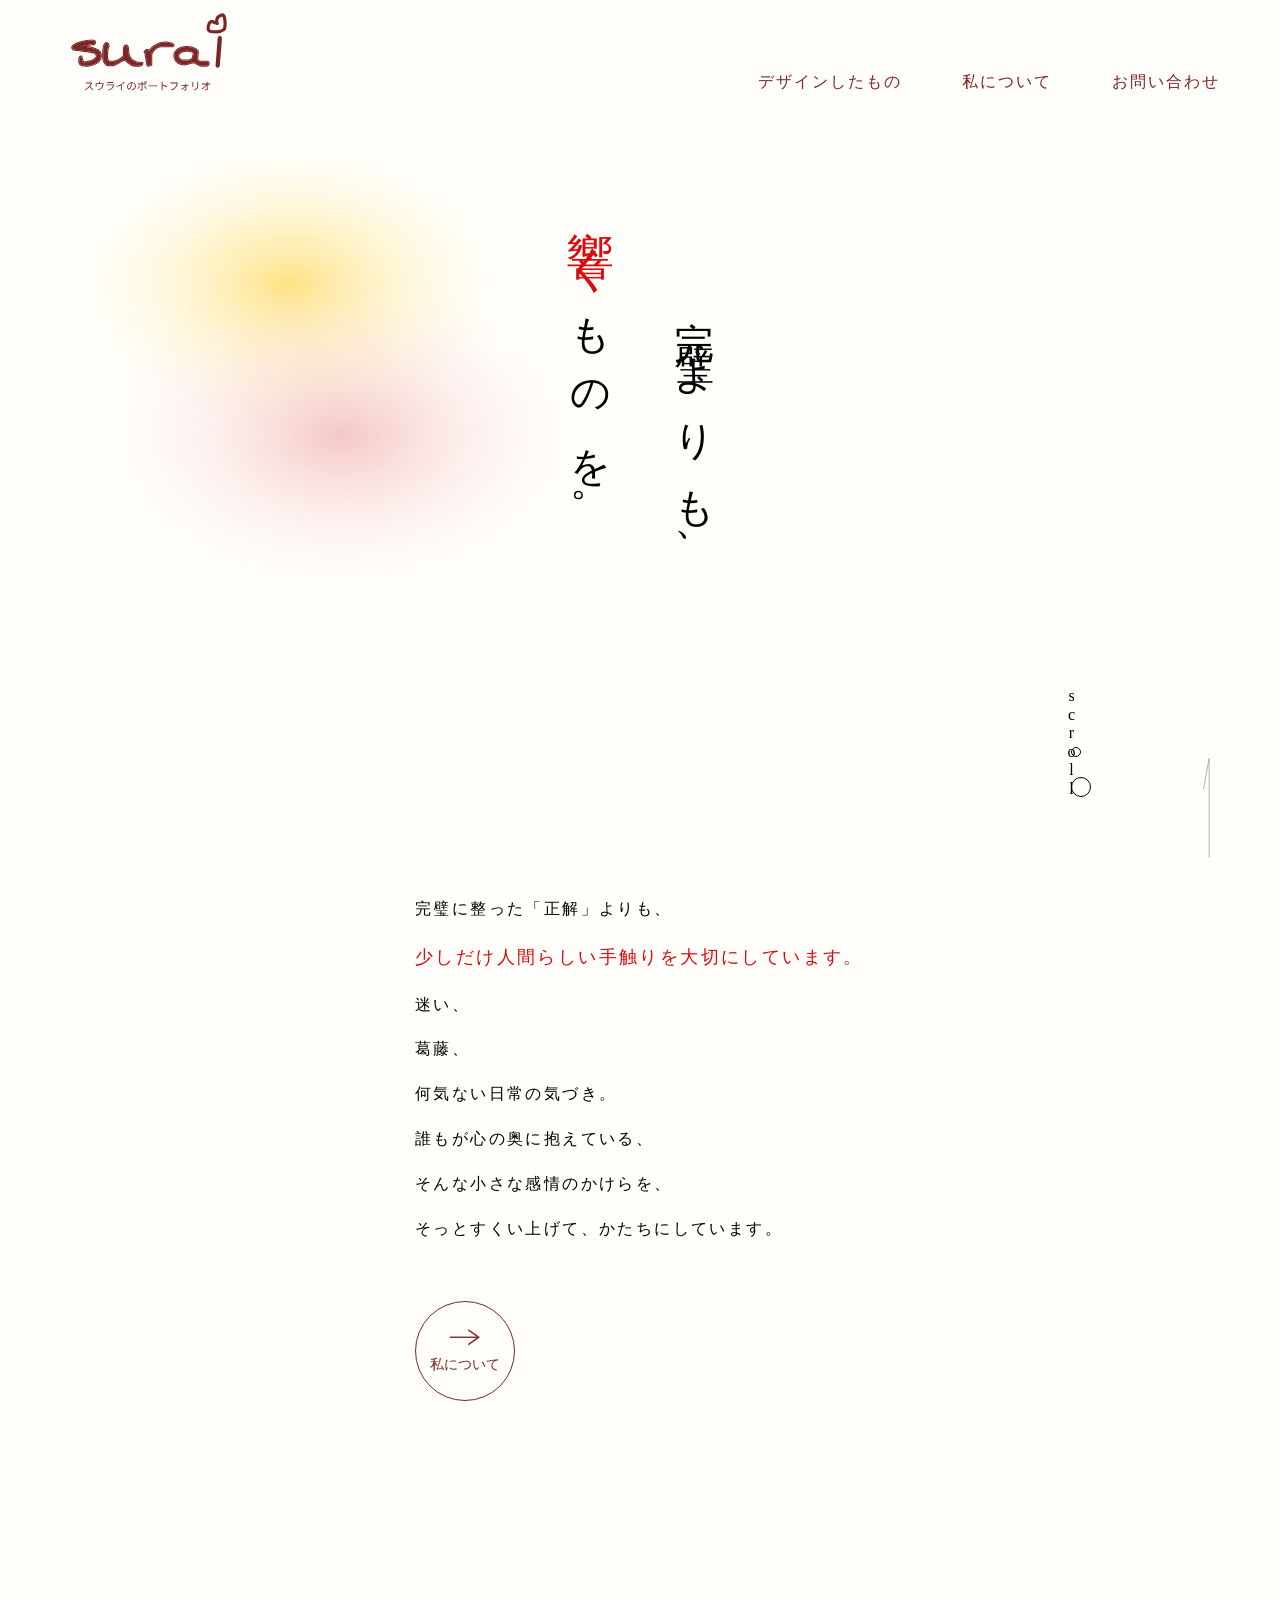
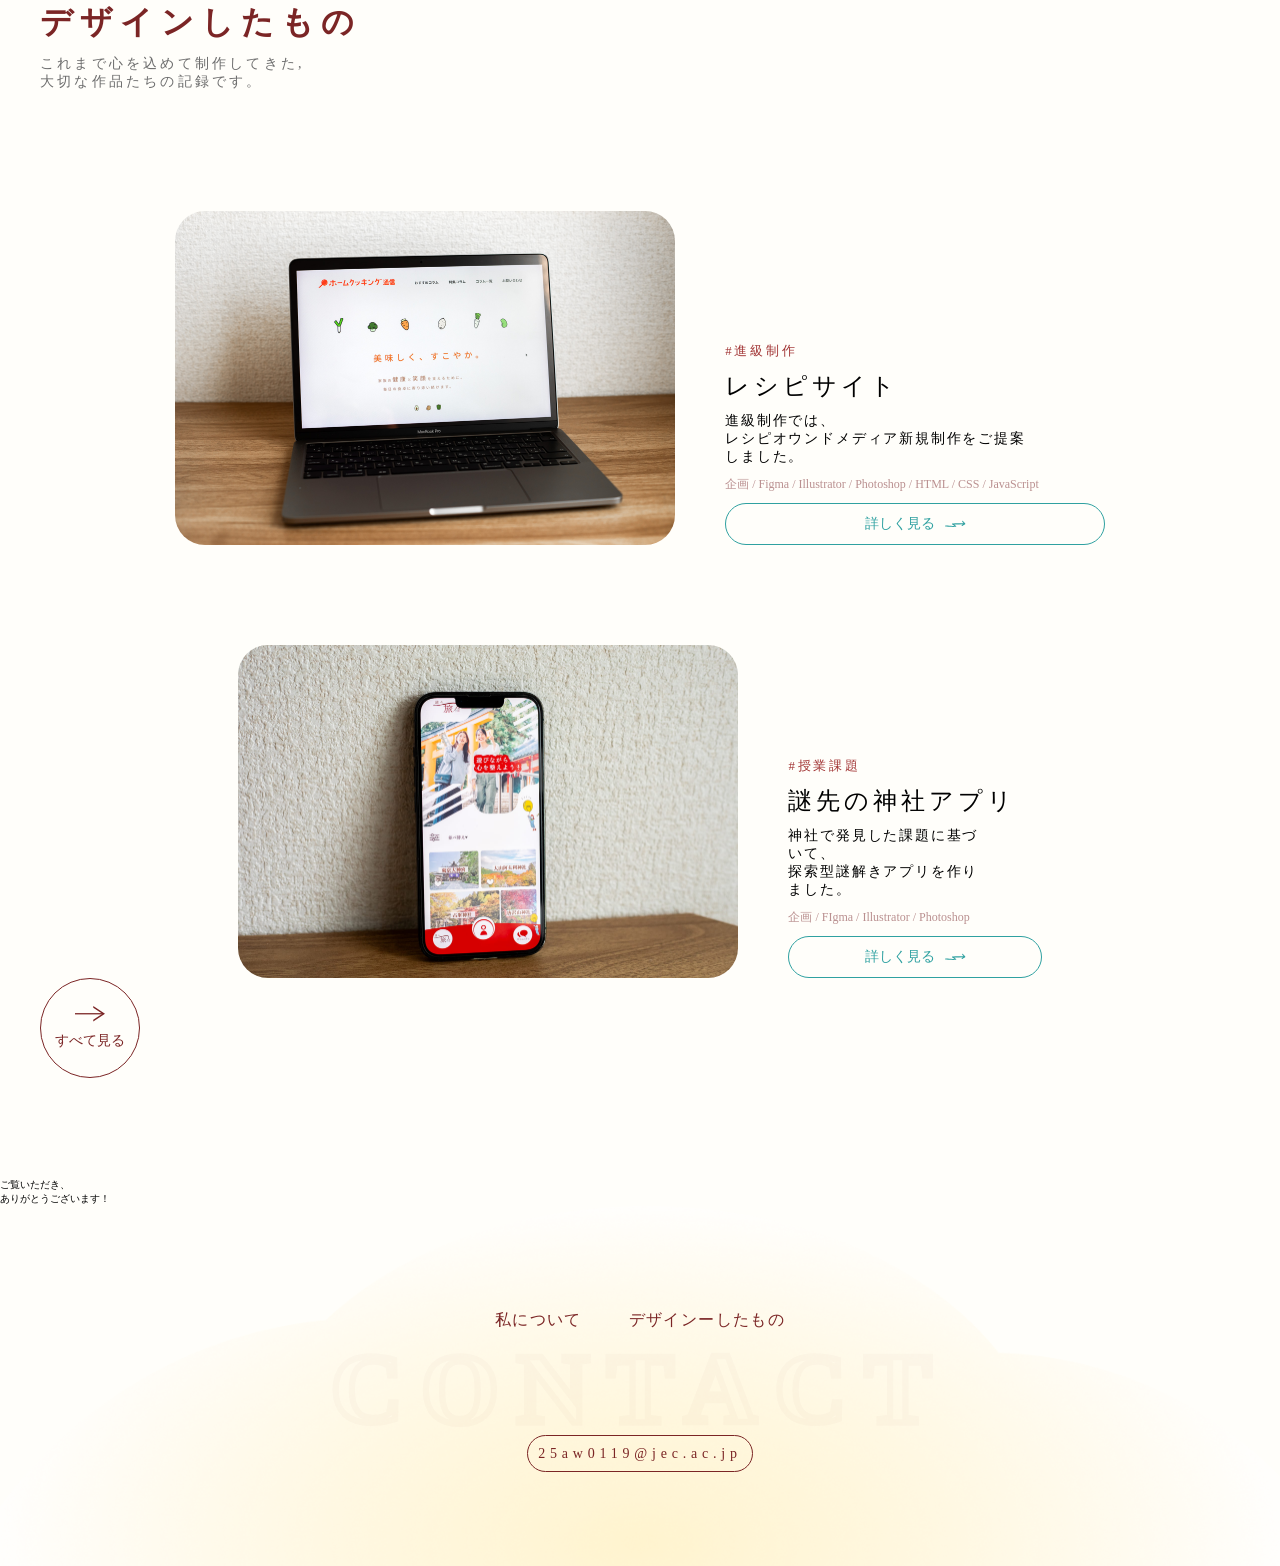
<file: index.html>
<!doctype html>
<html lang="en">
  <head>
    <meta charset="UTF-8" />
    <meta name="viewport" content="width=device-width, initial-scale=1.0" />
    <title>スウライのポートフォリオ|ホームページ</title>
    <link rel="stylesheet" href="css/style.css" />
    <script src="js/script.js" defer></script>
  </head>
  <body class="home-page">
    <header>
      <nav class="nav-container">
        <div class="logo">
          <img src="img/logo.svg" alt="スウライのポートフォリオ" />
        </div>
        <div class="navbar">
          <ul class="nav-inner">
            <li><a href="work.html">デザインしたもの</a></li>
            <li><a href="about.html">私について</a></li>
            <li class="contact-btn"><a href="">お問い合わせ</a></li>
          </ul>
        </div>
      </nav>
      <div class="top-btn">
        <img src="img/top.svg" alt="">
      </div>
    </header>

    <main>
      <section class="hero">
        <div class="hero-title">
          <h1 class="vertical">
            <span class="vertical left">完璧よりも、</span><br />
            <span class="vertical right"><span class="accent">響く</span>ものを。</span>
          </h1>
        </div>
      </section>

      <div class="icon-container">
        <div class="ring">
          <div class="circle top"></div>
          <div class="circle bottom"></div>
        </div>
        <div class="icon-letter">
          <span class="letter">scroll</span>
        </div>
      </div>

      <div class="lead">
        <div class="lead-item">
          <div class="text">
            <p>
              完璧に整った「正解」よりも、<br />
              <span class="red">少しだけ人間らしい手触りを大切にしています。</span><br />
              迷い、<br />葛藤、<br />何気ない日常の気づき。<br />誰もが心の奥に抱えている、<br />そんな小さな感情のかけらを、<br />そっとすくい上げて、かたちにしています。
            </p>
          </div>
          <div class="btn">
            <img class="btn-arrow" src="img/yajirusi.svg" alt="" />
            <a href="aboutme/index.html">私について</a>
          </div>
        </div>
      </div>
  

      <section class="section">
        <h2 class="title-line">デザインしたもの</h2>
        <p class="subtitle">これまで心を込めて制作してきた,<br />大切な作品たちの記録です。</p>
        <div class="work-item">
          <div class="list-item">
            <div class="item">
              <div class="list-image">
                <img class="work-image" src="img/rexipi.jpg" alt="レシピサイトのスクリーンショット" />
              </div>
              <div class="list">
                <p class="tag">#進級制作</p>
                <h3 class="work-title">レシピサイト</h3>
                <p class="description">進級制作では、<br />レシピオウンドメディア新規制作をご提案しました。</p>
                <p class="tools">企画 / Figma / Illustrator / Photoshop / HTML / CSS / JavaScript</p>
                <div class="item-btn">
                  <a href="project/resipi.html">詳しく見る</a>
                  <img class="bluebtn" src="img/Vector.svg" alt="" />
                </div>
              </div>
            </div>

            <div class="item">
              <div class="list-image">
                <img class="work-image" src="img/jinjya.jpg" alt="神社のスクリーンショット" />
              </div>
              <div class="list">
                <p class="tag">#授業課題</p>
                <h3 class="work-title">謎先の神社アプリ</h3>
                <p class="description">神社で発見した課題に基づいて、<br />探索型謎解きアプリを作りました。</p>
                <p class="tools">企画 / FIgma / Illustrator / Photoshop</p>
                <div class="item-btn">
                  <a href="project/shrine.html">詳しく見る</a>
                  <img class="bluebtn" src="img/Vector.svg" alt="" />
                </div>
              </div>
            </div>
          </div>
          <div class="btn">
            <img class="btn-arrow" src="img/yajirusi.svg" alt="" />
            <a href="work.html">すべて見る</a>
          </div>
        </div>
      </section>
    </main>
    <div class="closing">
      <p>ご覧いただき、</p>
      <p>ありがとうございます！</p>
    </div>

    <footer>
      <section class="footer">
        <div class="footer-nav">
          <ul>
            <li><a href="about.html">私について</a></li>
            <li><a href="work.html">デザインーしたもの</a></li>
          </ul>
        </div>
        <div class="social-text">
          <p>CONTACT</p>
        </div>
        <div class="contact">
          <address>
            <a href="mailto:25aw0119@jec.ac.jp"> 25aw0119@jec.ac.jp </a>
          </address>
        </div>
      </section>
    </footer>
  </body>
</html>
</file>
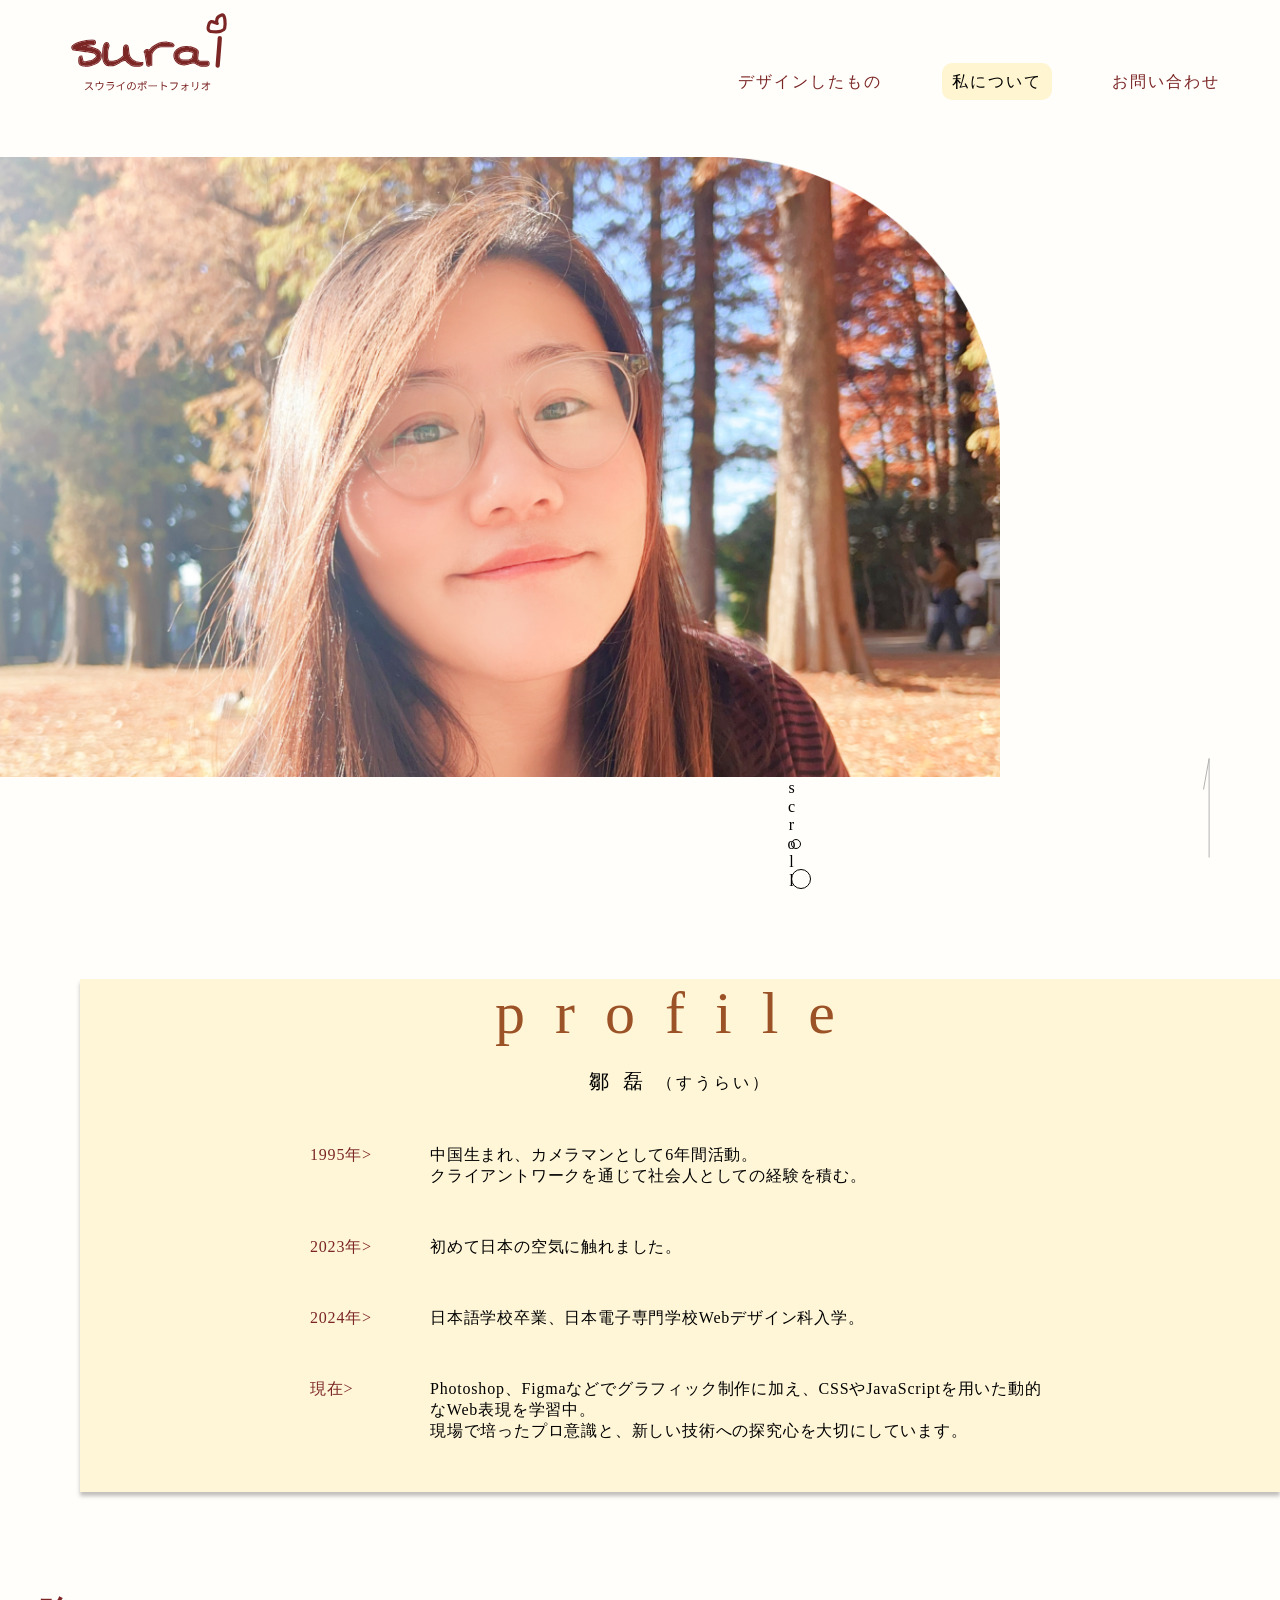
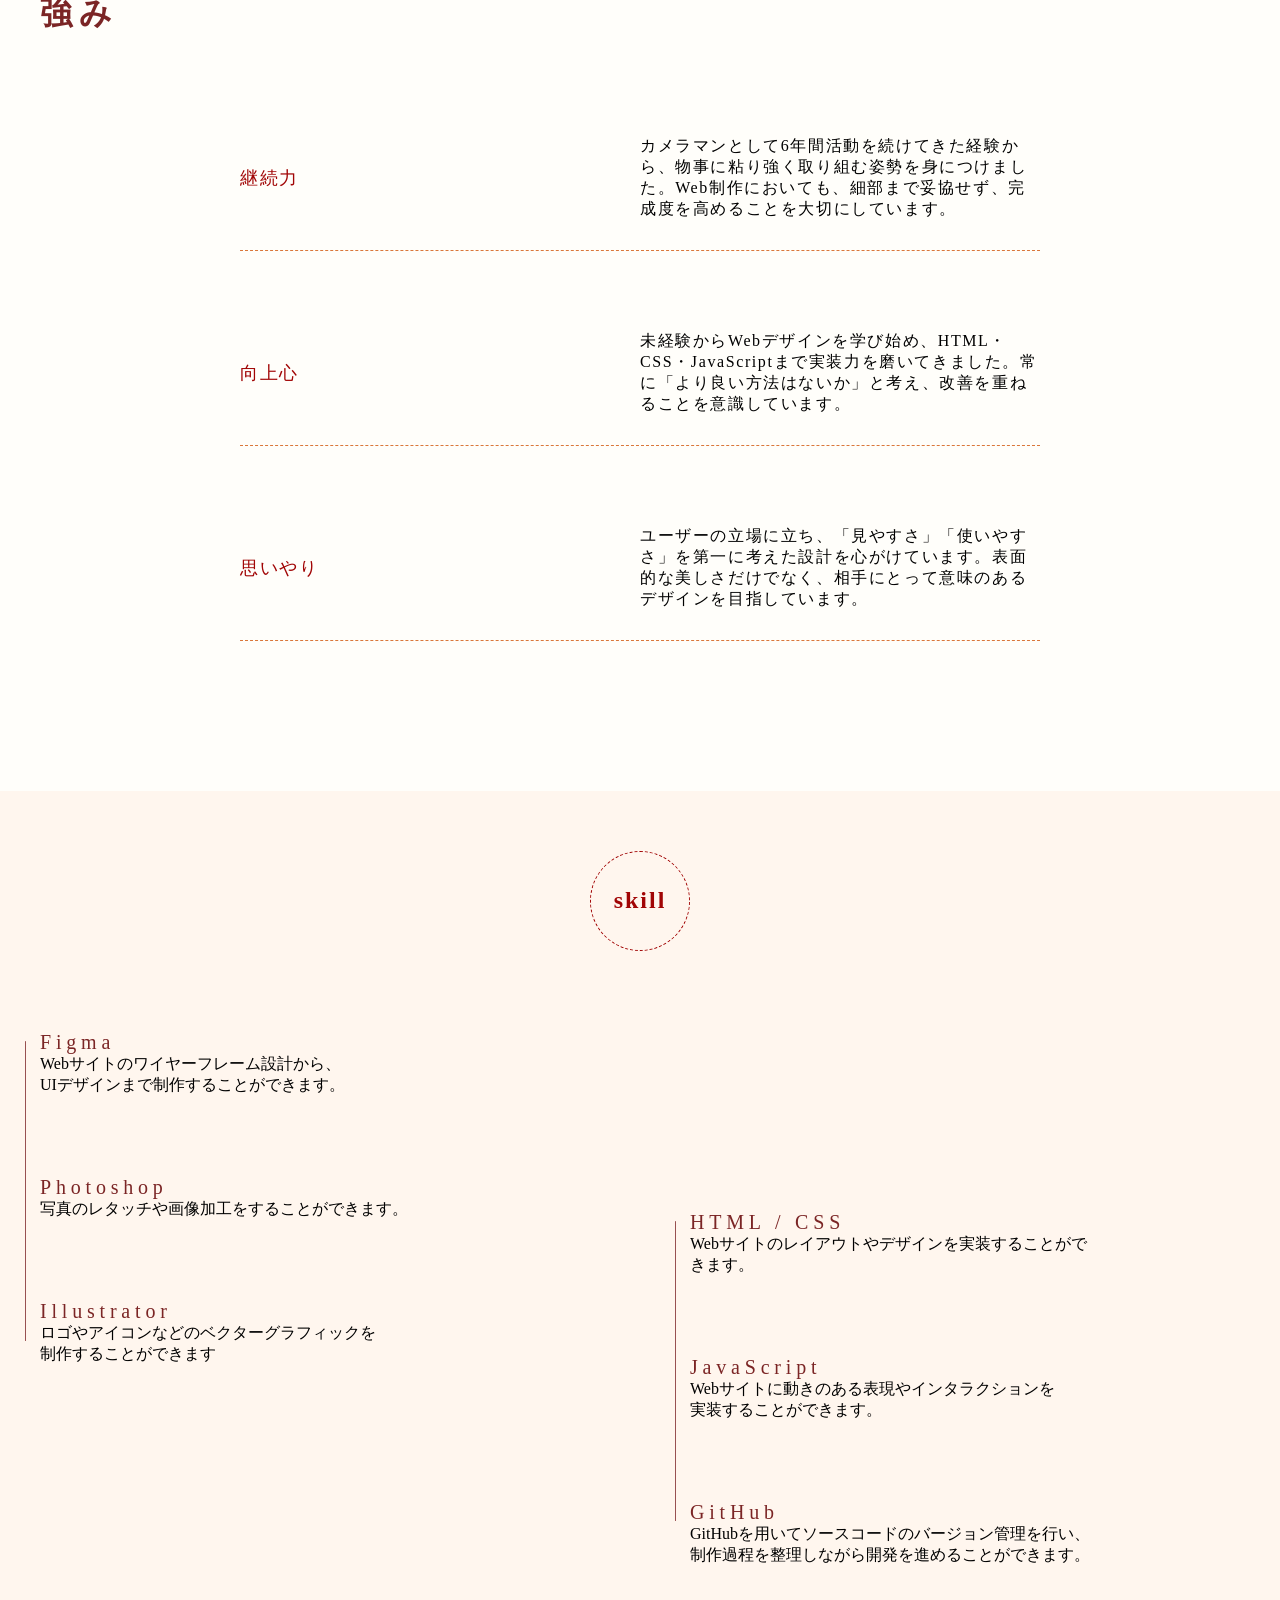
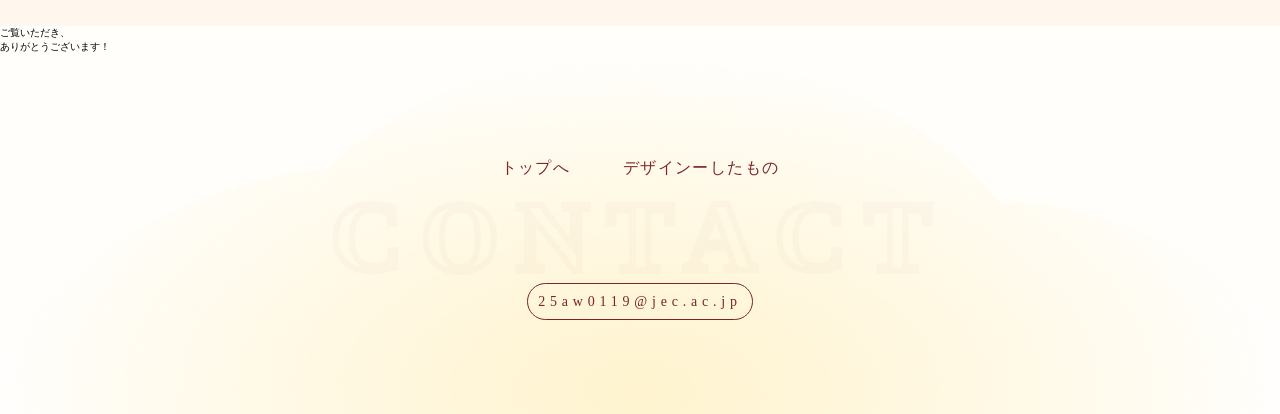
<file: about.html>
<!doctype html>
<html lang="en">
  <head>
    <meta charset="UTF-8" />
    <meta name="viewport" content="width=device-width, initial-scale=1.0" />
    <title>スウライのポートフォリオ|ホームページ</title>
    <link rel="stylesheet" href="css/style.css" />
    <script src="js/script.js" defer></script>
  </head>
  <body class="about-page">
    <header>
      <nav class="nav-container">
        <div class="logo">
          <a href="index.html"><img src="img/logo.svg" alt="スウライのポートフォリオ" /></a>
        </div>
        <div class="navbar">
          <ul class="nav-inner">
            <li><a href="work.html">デザインしたもの</a></li>
            <li><span>私について</span></li>
         <li class="contact-btn"><a href="">お問い合わせ</a></li>
          </ul>
        </div>
      </nav>
        <div class="top-btn">
        <img src="img/top.svg" alt="">
      </div>
    </header>

    <section class="hero">
      <img src="img/me.png" alt="本人の写真" />

      <div class="icon-container">
        <div class="ring">
          <div class="circle top"></div>
          <div class="circle bottom"></div>
        </div>
        <div class="icon-letter">
          <span class="letter">scroll</span>
        </div>
      </div>
    </section>

    <section class="profile-container">
      <h1 class="profile-title">profile</h1>
      <p class="name">鄒磊<span class="subname">（すうらい）</span></p>
      <div class="profile-wrapper">
        <div class="profile-content">
          <div class="profile-item">
            <p class="year">1995年></p>
            <p>中国生まれ、カメラマンとして6年間活動。<br />クライアントワークを通じて社会人としての経験を積む。</p>
          </div>

          <div class="profile-item">
            <p class="year">2023年></p>
            <p>初めて日本の空気に触れました。</p>
          </div>

          <div class="profile-item">
            <p class="year">2024年></p>
            <p>日本語学校卒業、日本電子専門学校Webデザイン科入学。</p>
          </div>
          <div class="profile-item">
            <p class="year">現在></p>
            <p>
              Photoshop、Figmaなどでグラフィック制作に加え、CSSやJavaScriptを用いた動的なWeb表現を学習中。<br />
              現場で培ったプロ意識と、新しい技術への探究心を大切にしています。
            </p>
          </div>
        </div>
      </div>
    </section>

    <main>
      <section class="section">
        <h2 class="title-line">強み</h2>
        <div class="strong-container">
          <div class="strong">
            <div class="strong-item">
              <span class="strong-title">継続力</span>
              <p>
                カメラマンとして6年間活動を続けてきた経験から、物事に粘り強く取り組む姿勢を身につけました。Web制作においても、細部まで妥協せず、完成度を高めることを大切にしています。
              </p>
            </div>
            <div class="strong-item">
              <span class="strong-title">向上心</span>
              <p>未経験からWebデザインを学び始め、HTML・CSS・JavaScriptまで実装力を磨いてきました。常に「より良い方法はないか」と考え、改善を重ねることを意識しています。</p>
            </div>
            <div class="strong-item">
              <span class="strong-title">思いやり</span>
              <p>ユーザーの立場に立ち、「見やすさ」「使いやすさ」を第一に考えた設計を心がけています。表面的な美しさだけでなく、相手にとって意味のあるデザインを目指しています。</p>
            </div>
          </div>
        </div>
      </section>

      <section class="skill-container">
        <h3 class="skill-title">skill</h3>
        <div class="skill-wrapper">
          <div class="skill-content">
            <div class="skill-item">
              <h4>Figma</h4>
              <p>Webサイトのワイヤーフレーム設計から、<br />UIデザインまで制作することができます。</p>
            </div>
            <div class="skill-item">
              <h4>Photoshop</h4>
              <p>写真のレタッチや画像加工をすることができます。</p>
            </div>
            <div class="skill-item">
              <h4>Illustrator</h4>
              <p>ロゴやアイコンなどのベクターグラフィックを <br />制作することができます</p>
            </div>
          </div>

          <div class="skill-content">
            <div class="skill-item">
              <h4>HTML / CSS</h4>
              <p>Webサイトのレイアウトやデザインを実装することができます。</p>
            </div>
            <div class="skill-item">
              <h4>JavaScript</h4>
              <p>Webサイトに動きのある表現やインタラクションを <br />実装することができます。</p>
            </div>
            <div class="skill-item">
              <h4>GitHub</h4>
              <p>GitHubを用いてソースコードのバージョン管理を行い、<br />制作過程を整理しながら開発を進めることができます。</p>
            </div>
          </div>
        </div>
      </section>
    </main>
    <div class="closing">
      <p>ご覧いただき、</p>
      <p>ありがとうございます！</p>
    </div>

    <footer>
      <section class="footer">
        <div class="footer-nav">
          <ul>
            <li><a href="index.html">トップへ</a></li>
            <li><a href="work.html">デザインーしたもの</a></li>
          </ul>
        </div>
        <div class="social-text">
          <p>CONTACT</p>
        </div>
        <div class="contact">
     
          <address>
            <a href="mailto:25aw0119@jec.ac.jp"> 25aw0119@jec.ac.jp </a>
          </address>
        </div>
      </section>
    </footer>
  </body>
</html>
</file>
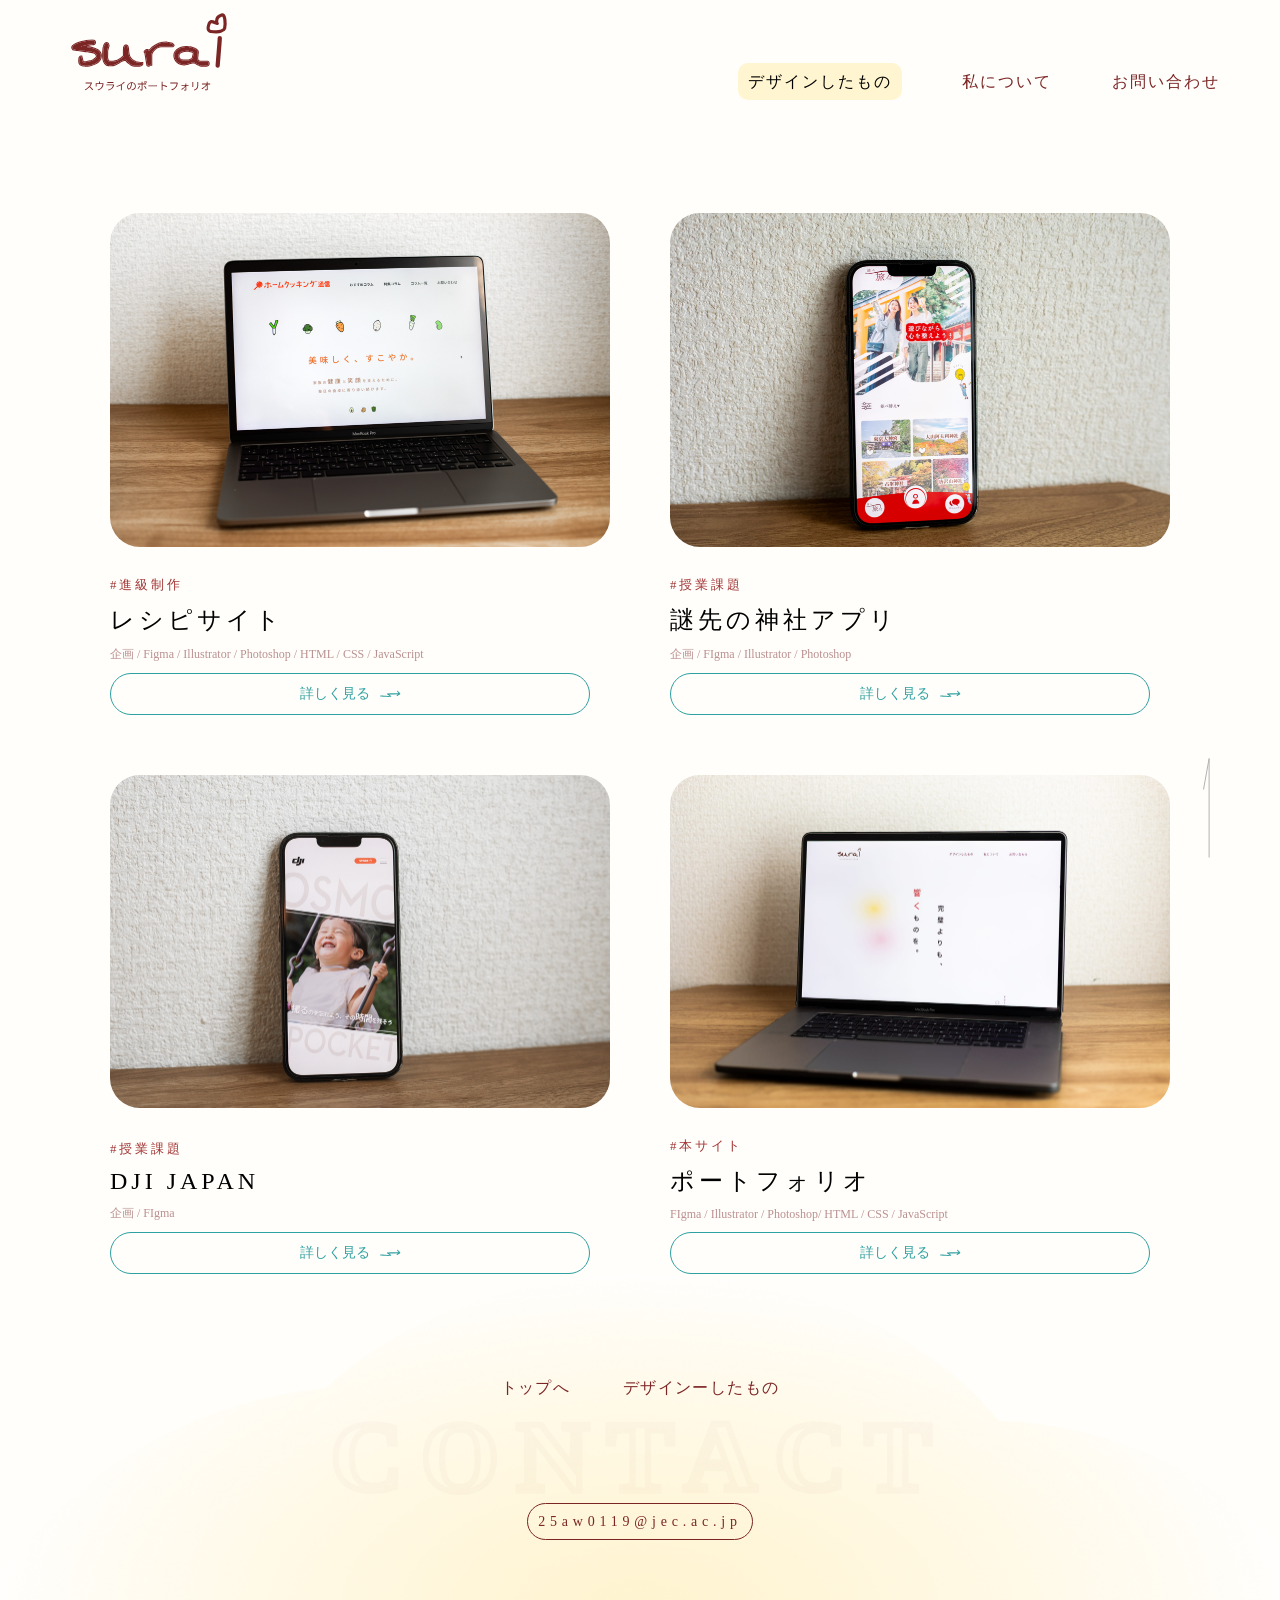
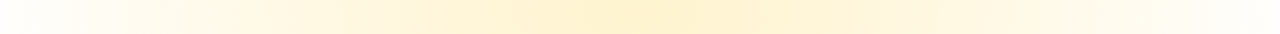
<file: work.html>
<!doctype html>
<html lang="en">
  <head>
    <meta charset="UTF-8" />
    <meta name="viewport" content="width=device-width, initial-scale=1.0" />
    <title>スウライのポートフォリオ|ホームページ</title>
    <link rel="stylesheet" href="css/style.css" />
    <script src="js/script.js" defer></script>
  </head>
  <body class="works-page">
    <header>
      <nav class="nav-container">
        <div class="logo">
          <a href="index.html"><img src="img/logo.svg" alt="スウライのポートフォリオ" /></a>
        </div>
        <div class="navbar">
          <ul class="nav-inner">
            <li><span>デザインしたもの</span></li>
            <li><a href="about.html">私について</a></li>
             <li class="contact-btn"><a href="">お問い合わせ</a></li>
          </ul>
        </div>
      </nav>
        <div class="top-btn">
        <img src="img/top.svg" alt="">
      </div>
    </header>

    <main>
      <div class="work-item">
        <div class="list-item">
          <div class="item">
            <div class="list-image">
              <img class="work-image" src="img/rexipi.jpg" alt="レシピサイトのスクリーンショット" />
            </div>
            <div class="list">
              <p class="tag">#進級制作</p>
              <h3 class="work-title">レシピサイト</h3>
              <p class="tools">企画 / Figma / Illustrator / Photoshop / HTML / CSS / JavaScript</p>
              <div class="item-btn">
                <a href="project/resipi.html">詳しく見る</a>
                <img class="bluebtn" src="img/Vector.svg" alt="" />
              </div>
            </div>
          </div>

          <div class="item">
            <div class="list-image">
              <img class="work-image" src="img/jinjya.jpg" alt="神社のスクリーンショット" />
            </div>
            <div class="list">
              <p class="tag">#授業課題</p>
              <h3 class="work-title">謎先の神社アプリ</h3>
              <p class="tools">企画 / FIgma / Illustrator / Photoshop</p>
              <div class="item-btn">
                <a href="project/shrine.html">詳しく見る</a>
                <img class="bluebtn" src="img/Vector.svg" alt="" />
              </div>
            </div>
          </div>
        </div>
        <div class="list-item">
          <div class="item">
            <div class="list-image">
              <img class="work-image" src="img/pocket.jpg" alt="pocket3" />
            </div>
            <div class="list">
              <p class="tag">#授業課題</p>
              <h3 class="work-title">DJI JAPAN</h3>
              <p class="tools">企画 / FIgma</p>
              <div class="item-btn">
                <a href="project/pocket.html">詳しく見る</a>
                <img class="bluebtn" src="img/Vector.svg" alt="" />
              </div>
            </div>
          </div>

          <div class="item">
            <div class="list-image">
              <img class="work-image" src="img/potofo.jpg" alt="神社のスクリーンショット" />
            </div>
            <div class="list">
              <p class="tag">#本サイト</p>
              <h3 class="work-title">ポートフォリオ</h3>
              <p class="tools">FIgma / Illustrator / Photoshop/ HTML / CSS / JavaScript</p>
              <div class="item-btn">
                <a href="project/potoforio.html">詳しく見る</a>
                <img class="bluebtn" src="img/Vector.svg" alt="" />
              </div>
            </div>
          </div>
        </div>
      </div>
    </main>


    <footer>
      <section class="footer">
        <div class="footer-nav">
          <ul>
            <li><a href="index.html">トップへ</a></li>
            <li><a href="work.html">デザインーしたもの</a></li>
          </ul>
        </div>
        <div class="social-text">
          <p>CONTACT</p>
        </div>
        <div class="contact">
          <address>
            <a href="mailto:25aw0119@jec.ac.jp"> 25aw0119@jec.ac.jp </a>
          </address>
        </div>
      </section>
    </footer>
  </body>
</html>
</file>
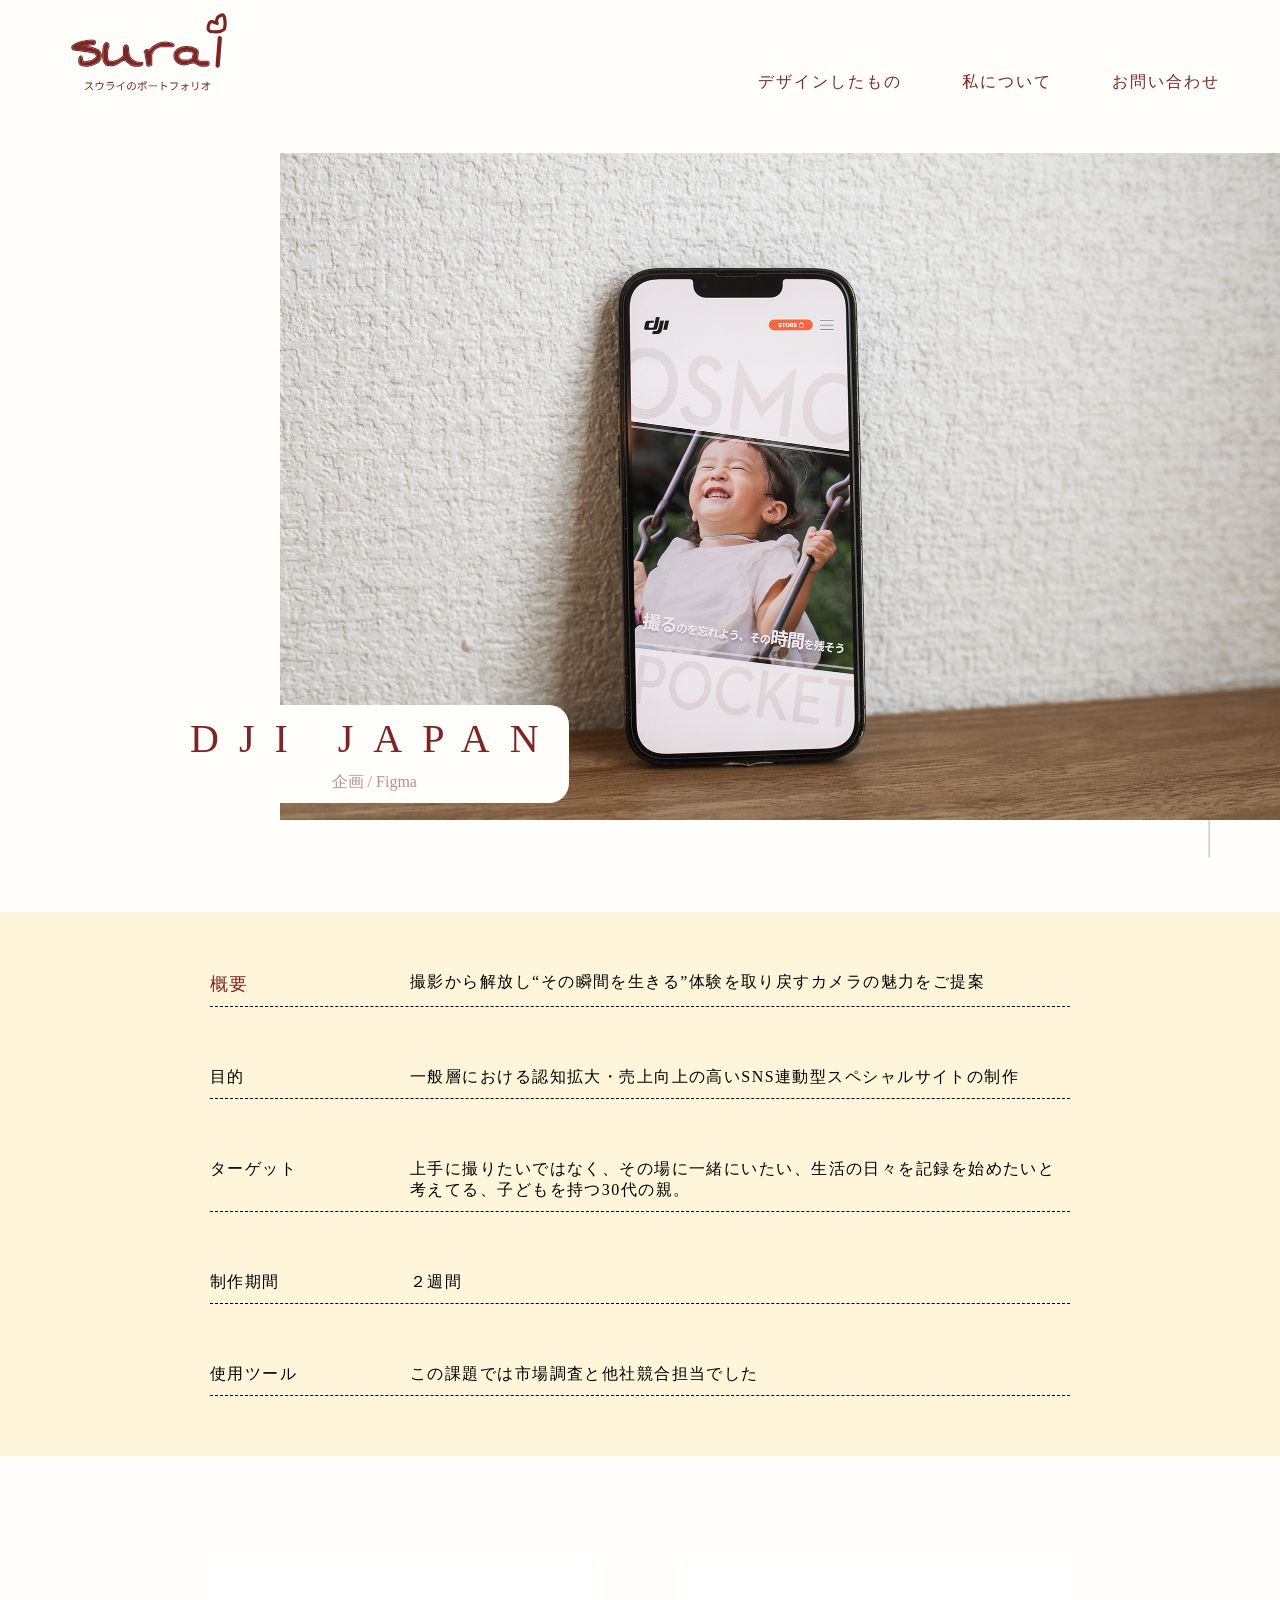
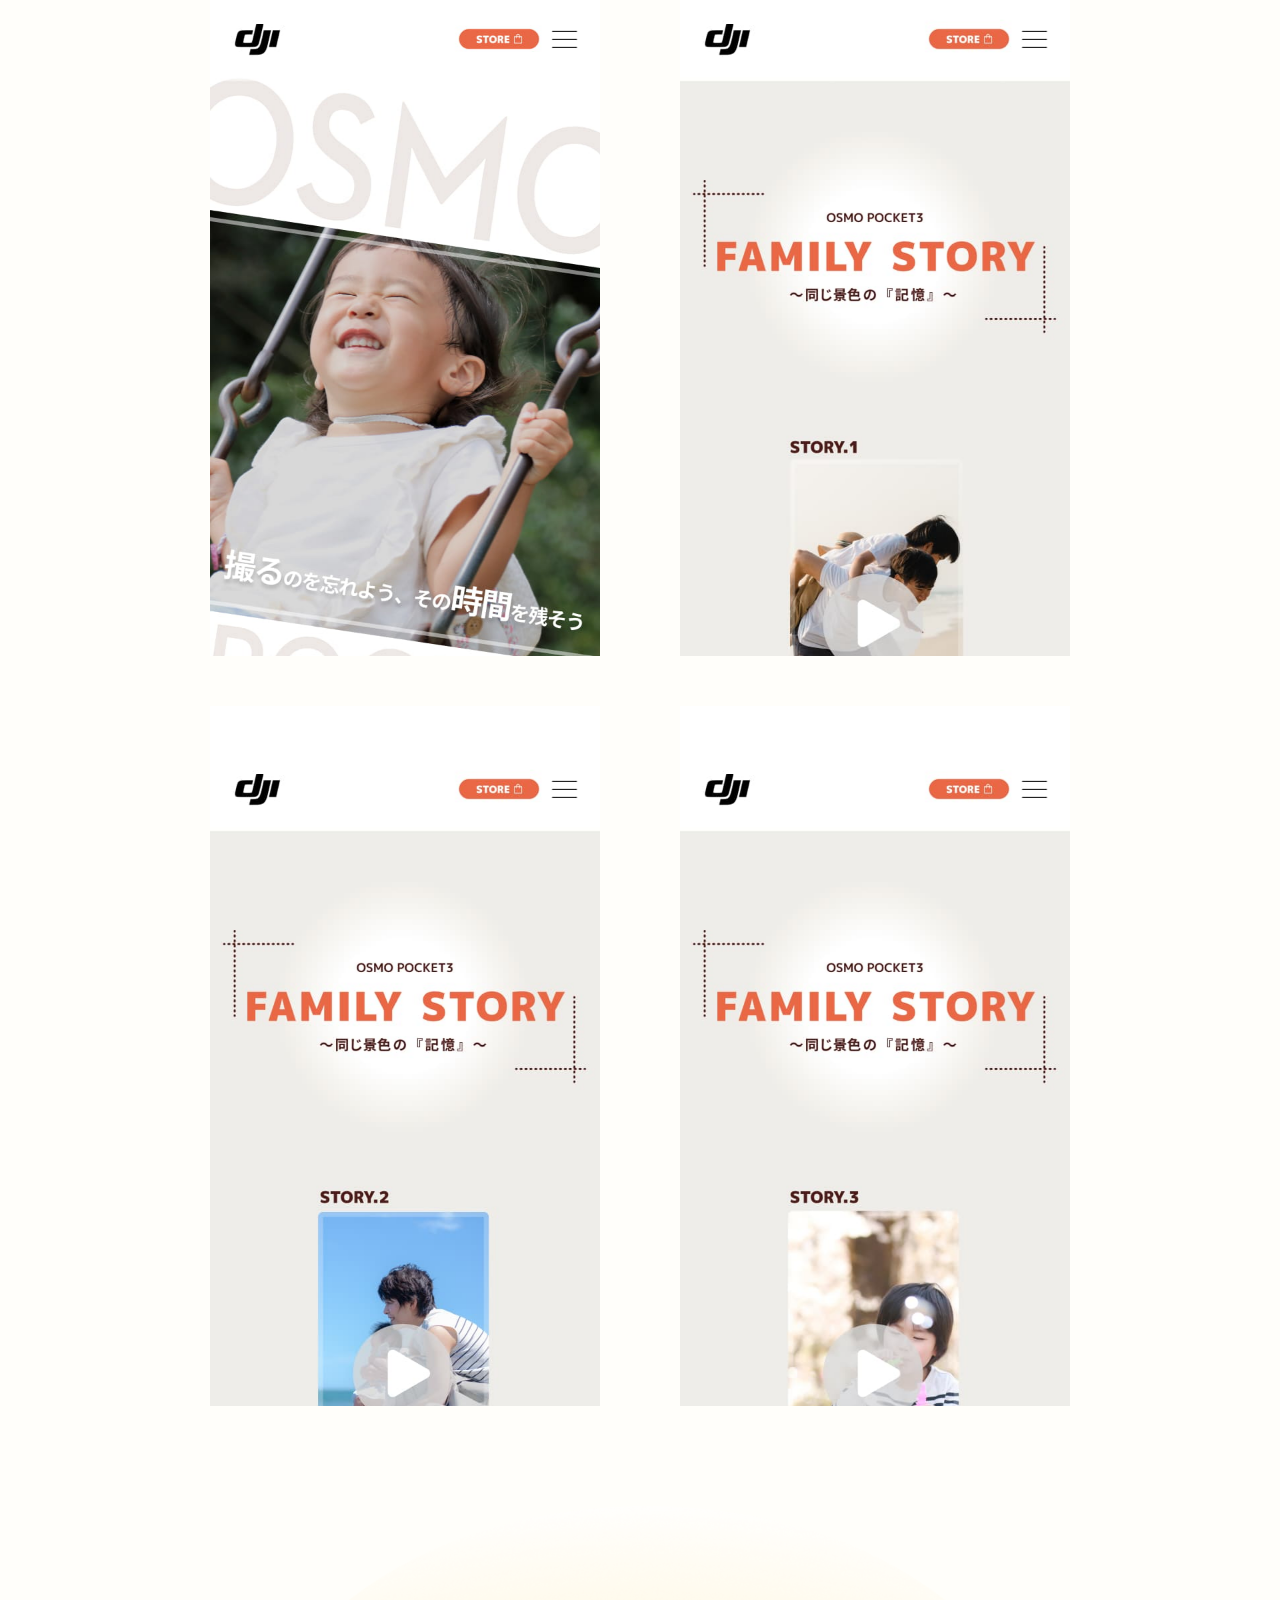
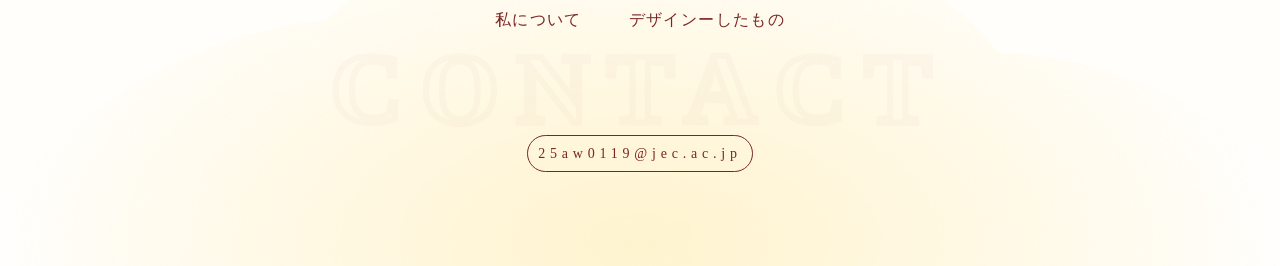
<file: project/pocket.html>
<!doctype html>
<html lang="en">
  <head>
    <meta charset="UTF-8" />
    <meta name="viewport" content="width=device-width, initial-scale=1.0" />
    <title>スウライのポートフォリオ|ホームページ</title>
    <link rel="stylesheet" href="../css/style.css" />
    <script src="../js/script.js" defer></script>
  </head>
  <body>
    <header>
      <nav class="nav-container">
        <div class="logo">
          <a href="../index.html"><img src="../img/logo.svg" alt="スウライのポートフォリオ" /></a>
        </div>
        <div class="navbar">
          <ul class="nav-inner">
            <li><a href="../work.html">デザインしたもの</a></li>
            <li><a href="../about.html">私について</a></li>
        <li class="contact-btn"><a href="">お問い合わせ</a></li>
          </ul>
        </div>
      </nav>
        <div class="top-btn">
        <img src="../img/top.svg" alt="">
      </div>
    </header>

    <main>
      <section class="detail-hero">
        <div class="detail-hero-title">
          <h1>DJI JAPAN</h1>
          <p>
            企画 / Figma
          </p>
        </div>
        <img src="../img/pocket.jpg" alt="" />
      </section>

      <div class="detail-text-container">
        <div class="detail-text-wrapper">
          <div class="detail-text-item">
            <p class="detail-text-title">概要</p>
            <p class="detail-text">撮影から解放し“その瞬間を生きる”体験を取り戻すカメラの魅力をご提案</p>
          </div>
          <div class="detail-text-item">
            <p>目的</p>
            <p class="detail-text">一般層における認知拡大・売上向上の高いSNS連動型スペシャルサイトの制作</p>
          </div>
          <div class="detail-text-item">
            <p>ターゲット</p>
            <p class="detail-text">上手に撮りたいではなく、その場に一緒にいたい、生活の日々を記録を始めたいと考えてる、子どもを持つ30代の親。​</p>
          </div>
          <div class="detail-text-item">
            <p>制作期間</p>
            <p class="detail-text">２週間</p>
          </div>
          <div class="detail-text-item">
            <p>使用ツール</p>
            <p class="detail-text">この課題では市場調査と他社競合担当でした</p>
          </div>
        </div>
      </div>

      <section class="demo-container">
        <div class="demo-wrapper">
          <div class="demo-list">
            <div class="phone">
              <div class="screen">
                <img src="../img/pocket/pocket1.jpg" alt="ホームページ" />
              </div>
            </div>

            <div class="phone">
              <div class="screen">
                <img src="../img/pocket/pocket2.jpg" alt="ストーリーページ" />
              </div>
            </div>
            
          </div>

          <div class="demo-list">
            <div class="phone">
              <div class="screen">
                <img src="../img/pocket/pocket3.jpg" alt="ストーリーページ" />
              </div>
            </div>

            <div class="phone">
              <div class="screen">
                <img src="../img/pocket/pocket4.jpg" alt="ストーリーページ" />
              </div>
            </div>

           
          </div>
        </div>
      </section>
    </main>

    <footer>
      <section class="footer">
        <div class="footer-nav">
          <ul>
            <li><a href="../about.html">私について</a></li>
            <li><a href="../work.html">デザインーしたもの</a></li>
          </ul>
        </div>
        <div class="social-text">
          <p>CONTACT</p>
        </div>
        <div class="contact">

          <address>
            <a href="mailto:25aw0119@jec.ac.jp"> 25aw0119@jec.ac.jp </a>
          </address>
        </div>
      </section>
    </footer>
  </body>
</html>
</file>
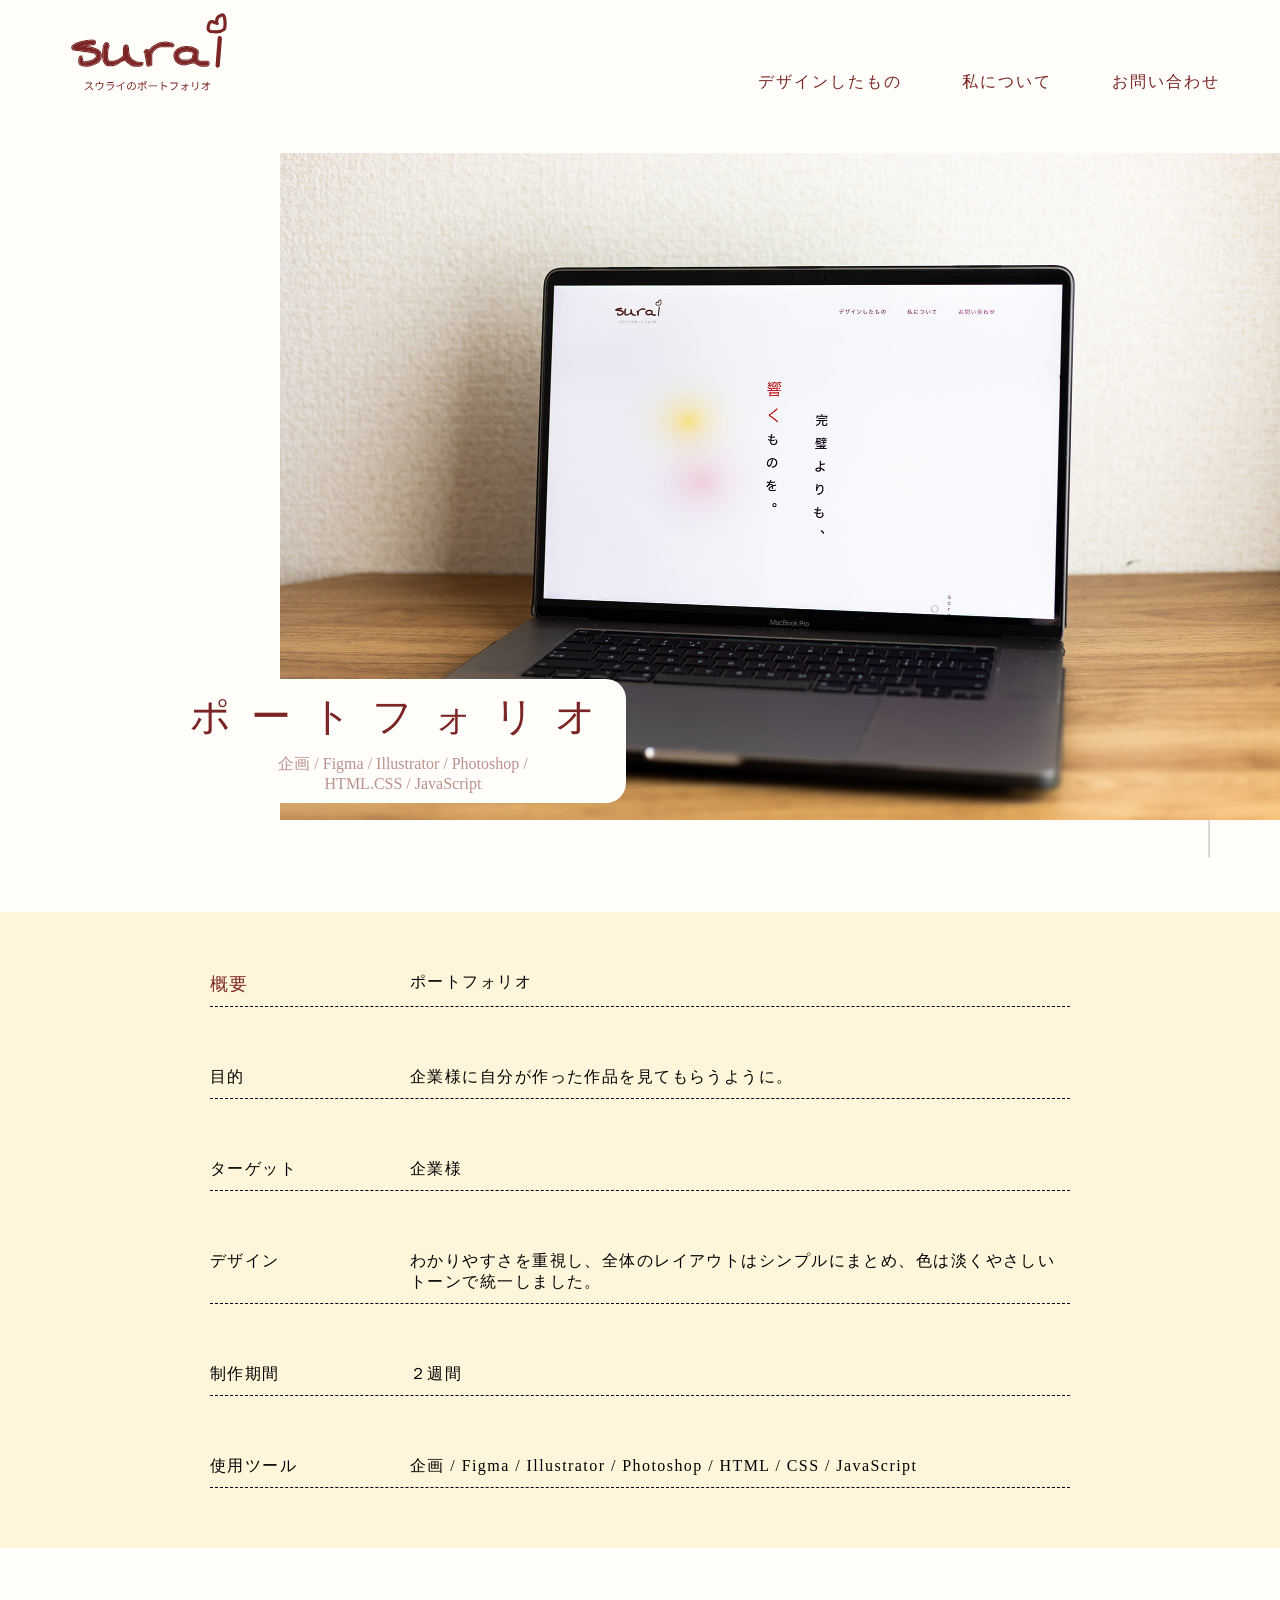
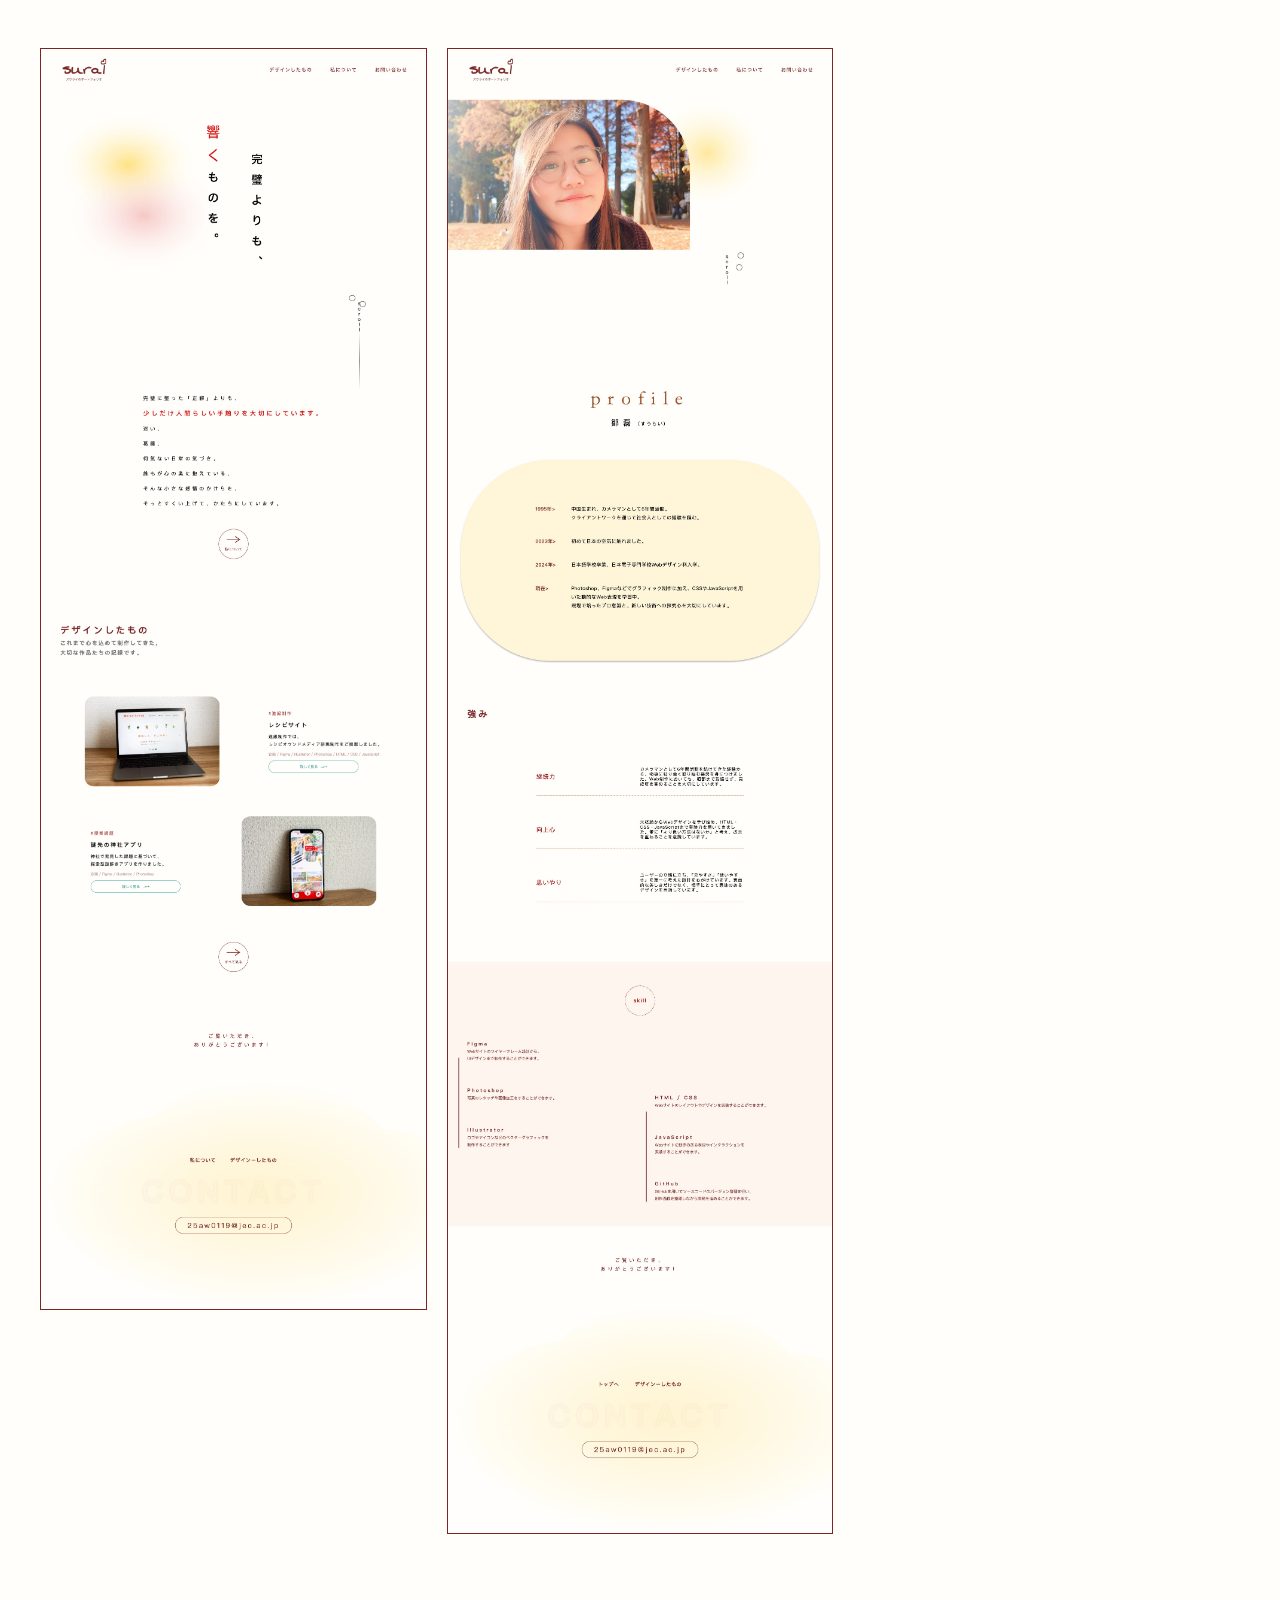
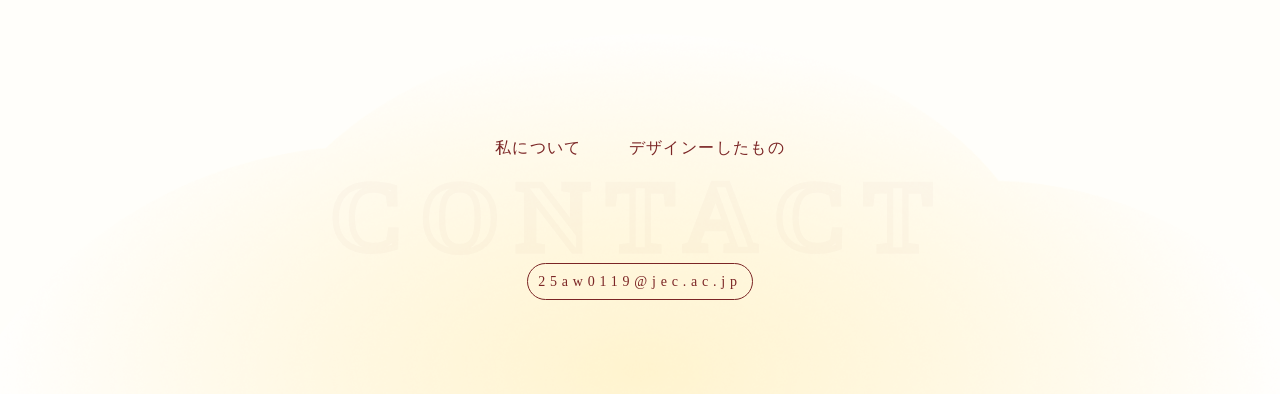
<file: project/potoforio.html>
<!doctype html>
<html lang="en">
  <head>
    <meta charset="UTF-8" />
    <meta name="viewport" content="width=device-width, initial-scale=1.0" />
    <title>スウライのポートフォリオ|ホームページ</title>
    <link rel="stylesheet" href="../css/style.css" />
    <script src="../js/script.js" defer></script>
  </head>
  <body class="potoforio">
    <header>
      <nav class="nav-container">
        <div class="logo">
          <a href="../index.html"><img src="../img/logo.svg" alt="スウライのポートフォリオ" /></a>
        </div>
        <div class="navbar">
          <ul class="nav-inner">
            <li><a href="../work.html">デザインしたもの</a></li>
            <li><a href="../about.html">私について</a></li>
             <li class="contact-btn"><a href="">お問い合わせ</a></li>
          </ul>
        </div>
      </nav>
        <div class="top-btn">
        <img src="../img/top.svg" alt="">
      </div>
    </header>

    <main>
      <section class="detail-hero">
        <div class="detail-hero-title">
          <h1>ポートフォリオ</h1>
          <p>
            企画 / Figma / Illustrator / Photoshop / <br />
            HTML.CSS / JavaScript
          </p>
        </div>
        <img src="../img/potofo.jpg" alt="" />
      </section>

      <div class="detail-text-container">
        <div class="detail-text-wrapper">
          <div class="detail-text-item">
            <p class="detail-text-title">概要</p>
            <p class="detail-text">ポートフォリオ</p>
          </div>
          <div class="detail-text-item">
            <p>目的</p>
            <p class="detail-text">企業様に自分が作った作品を見てもらうように。</p>
          </div>
          <div class="detail-text-item">
            <p>ターゲット</p>
            <p class="detail-text">企業様</p>
          </div>
          <div class="detail-text-item">
            <p>デザイン</p>
            <p class="detail-text">
            わかりやすさを重視し、全体のレイアウトはシンプルにまとめ、色は淡くやさしいトーンで統一しました。
            </p>
          </div>
          <div class="detail-text-item">
            <p>制作期間</p>
            <p class="detail-text">２週間</p>
          </div>
          <div class="detail-text-item">
            <p>使用ツール</p>
            <p class="detail-text">企画 / Figma / Illustrator / Photoshop / HTML / CSS / JavaScript</p>
          </div>
        </div>
      </div>

      <section class="demo-container">
        <div class="demo-wrapper">
          <div class="demo-list">
            <div class="site">
              <img src="../img/potoforiotop.jpg" alt="トップページ" />
                <img src="../img/potoforiome.jpg" alt="私についてのページ" />
            </div>
          </div>
        </div>
      </section>
    </main>

    <footer>
      <section class="footer">
        <div class="footer-nav">
          <ul>
            <li><a href="../about.html">私について</a></li>
            <li><a href="../work.html">デザインーしたもの</a></li>
          </ul>
        </div>
        <div class="social-text">
          <p>CONTACT</p>
        </div>
        <div class="contact">
          <address>
            <a href="mailto:25aw0119@jec.ac.jp"> 25aw0119@jec.ac.jp </a>
          </address>
        </div>
      </section>
    </footer>
  </body>
</html>
</file>
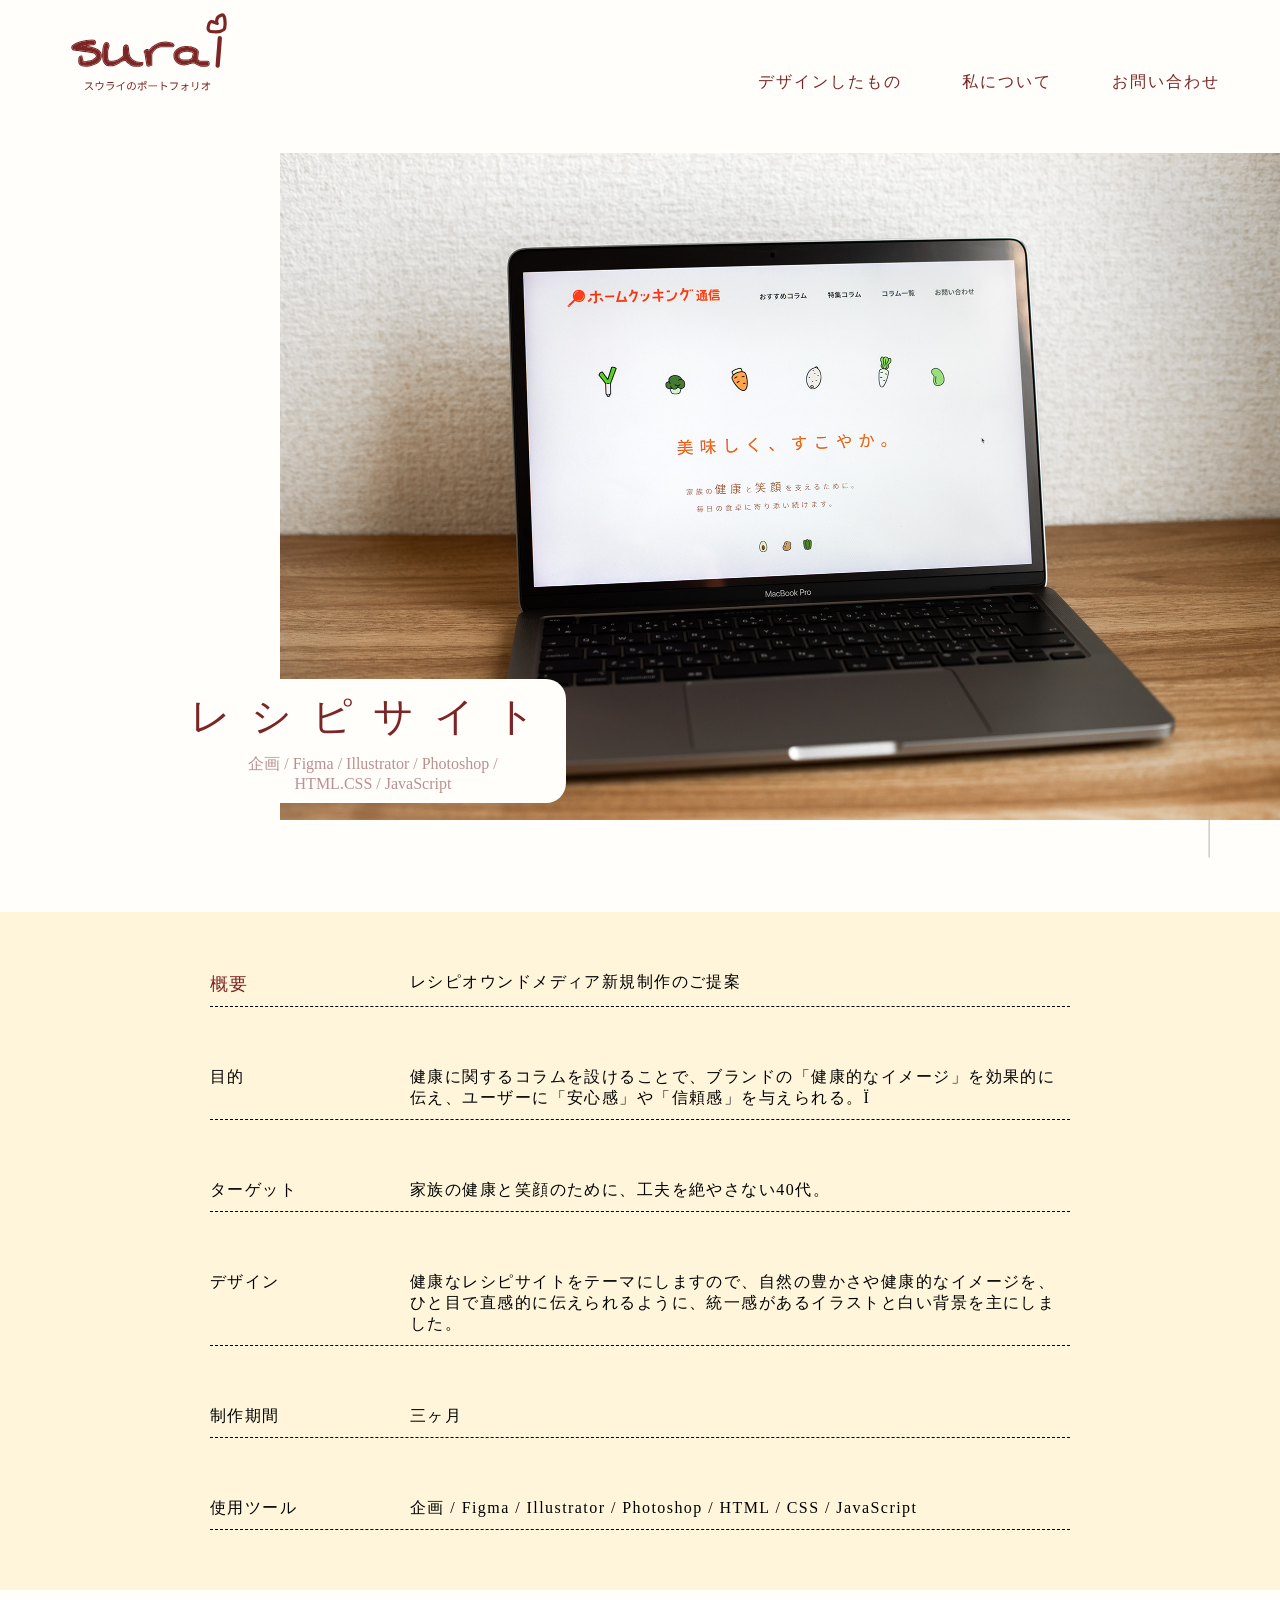
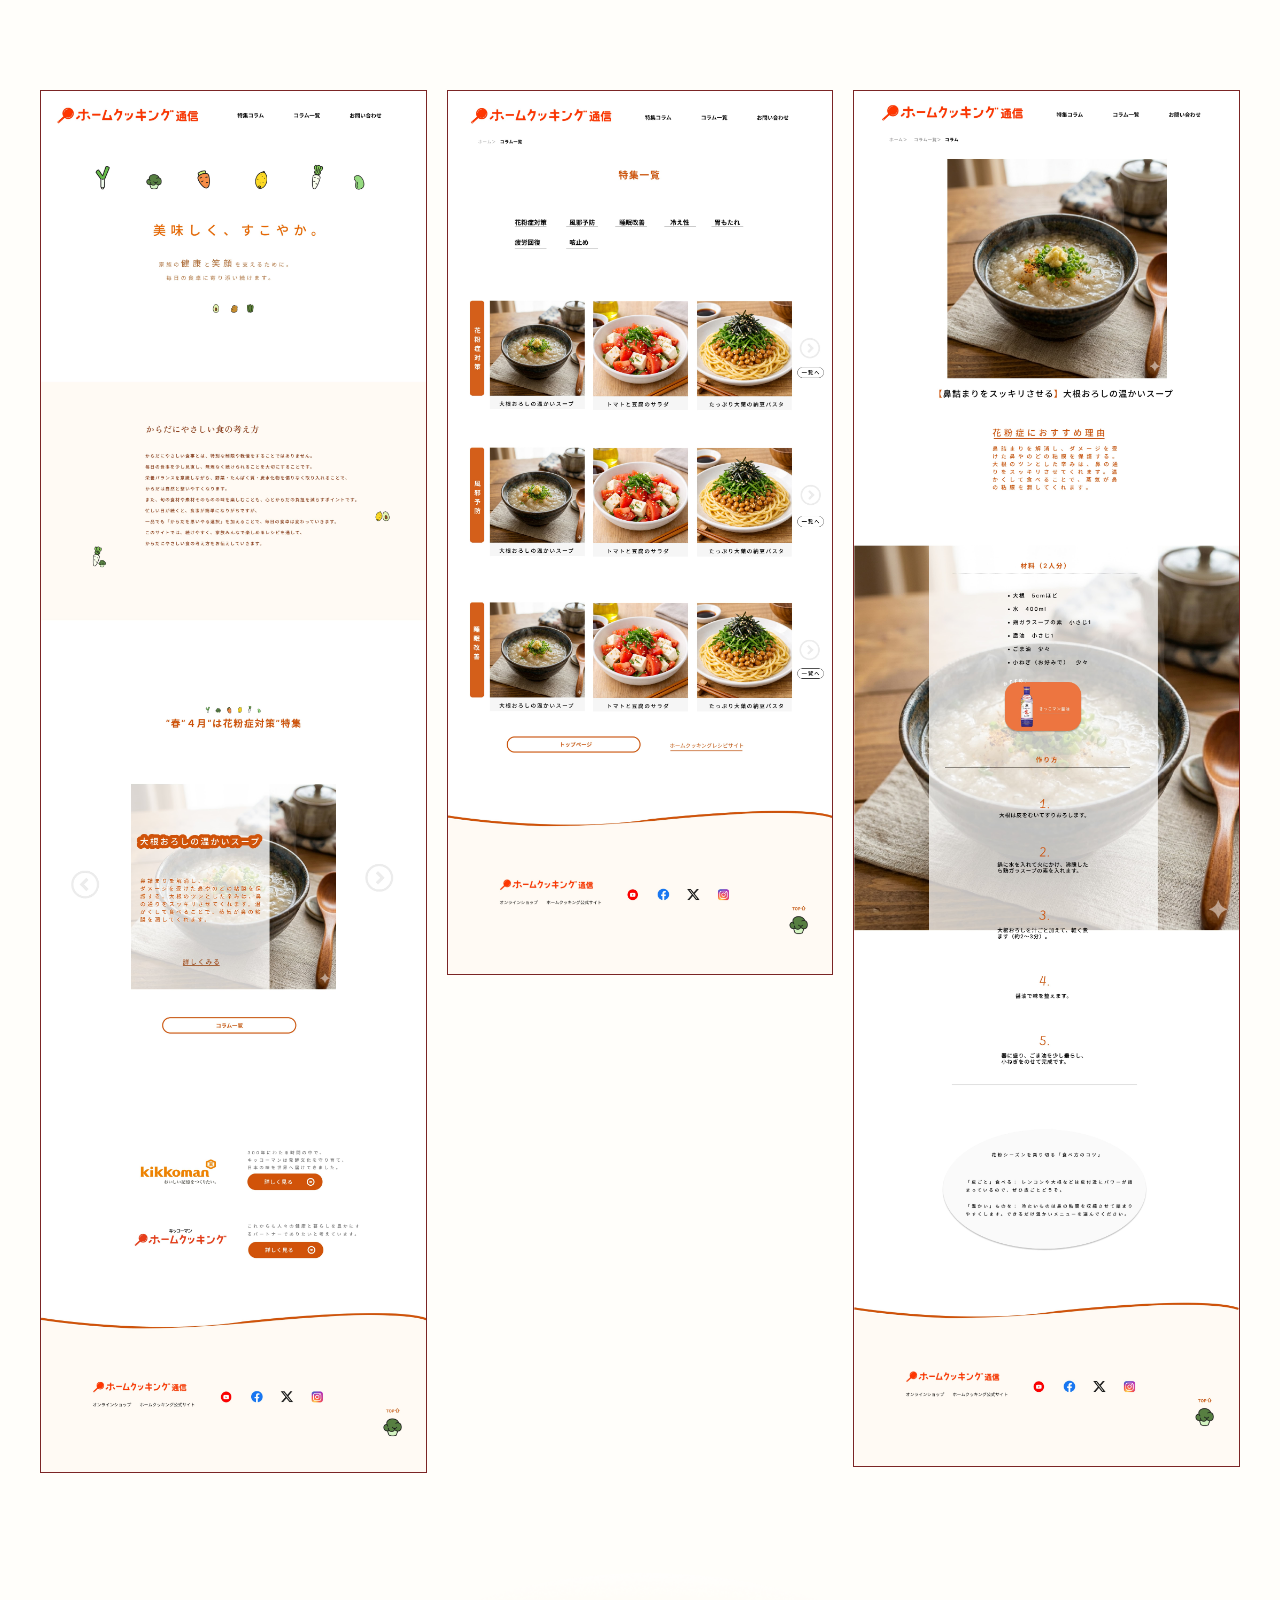
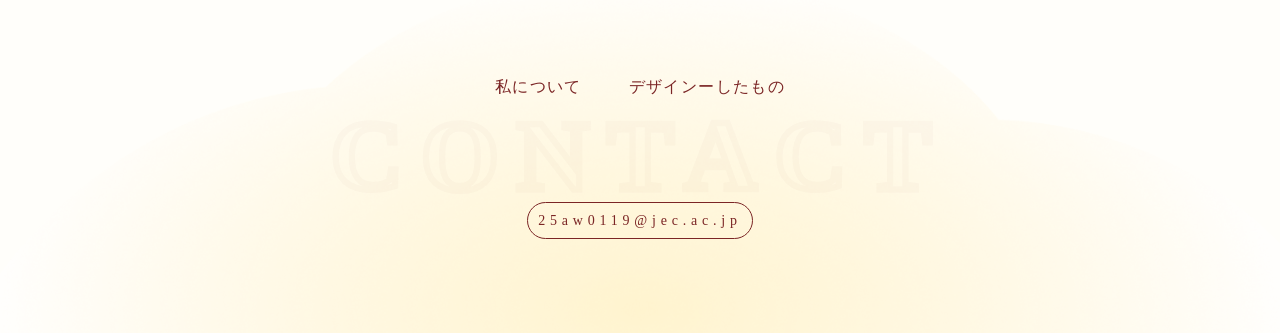
<file: project/resipi.html>
<!doctype html>
<html lang="en">
  <head>
    <meta charset="UTF-8" />
    <meta name="viewport" content="width=device-width, initial-scale=1.0" />
    <title>スウライのポートフォリオ|ホームページ</title>
    <link rel="stylesheet" href="../css/style.css" />
    <script src="../js/script.js" defer></script>
  </head>
  <body>
    <header>
      <nav class="nav-container">
        <div class="logo">
          <a href="../index.html"><img src="../img/logo.svg" alt="スウライのポートフォリオ" /></a>
        </div>
        <div class="navbar">
          <ul class="nav-inner">
            <li><a href="../work.html">デザインしたもの</a></li>
            <li><a href="../about.html">私について</a></li>
           <li class="contact-btn"><a href="">お問い合わせ</a></li>
          </ul>
        </div>
      </nav>
        <div class="top-btn">
        <img src="../img/top.svg" alt="">
      </div>
    </header>

    <main>
      <section class="detail-hero">
        <div class="detail-hero-title">
          <h1>レシピサイト</h1>
          <p>
            企画 / Figma / Illustrator / Photoshop / <br />
            HTML.CSS / JavaScript
          </p>
        </div>
        <img src="../img/rexipi.jpg" alt="" />
      </section>

      <div class="detail-text-container">
        <div class="detail-text-wrapper">
          <div class="detail-text-item">
            <p class="detail-text-title">概要</p>
            <p class="detail-text">レシピオウンドメディア新規制作のご提案</p>
          </div>
          <div class="detail-text-item">
            <p>目的</p>
            <p class="detail-text">健康に関するコラムを設けることで、ブランドの「健康的なイメージ」を効果的に伝え、ユーザーに「安心感」や「信頼感」を与えられる。Ï</p>
          </div>
          <div class="detail-text-item">
            <p>ターゲット</p>
            <p class="detail-text">家族の健康と笑顔のために、工夫を絶やさない40代。​</p>
          </div>
          <div class="detail-text-item">
            <p>デザイン</p>
            <p class="detail-text">
            健康なレシピサイトをテーマにしますので、自然の豊かさや健康的なイメージを、ひと目で直感的に伝えられるように、統一感があるイラストと白い背景を主にしました。
            </p>
          </div>
          <div class="detail-text-item">
            <p>制作期間</p>
            <p class="detail-text">三ヶ月</p>
          </div>
          <div class="detail-text-item">
            <p>使用ツール</p>
            <p class="detail-text">企画 / Figma / Illustrator / Photoshop / HTML / CSS / JavaScript</p>
          </div>
        </div>
      </div>

      <section class="demo-container">
        <div class="demo-wrapper">
          <div class="demo-list">
            <div class="site">
              <img src="../img/resipitop.jpg" alt="トップページ" />
              <img src="../img/kiji.jpg" alt="レシピの特集ページ" />
              <img src="../img/xiangxi.jpg" alt="レシピの詳細ページ" />
            </div>
          </div>
        </div>
      </section>
    </main>

    <footer>
      <section class="footer">
        <div class="footer-nav">
          <ul>
            <li><a href="../about.html">私について</a></li>
            <li><a href="../work.html">デザインーしたもの</a></li>
          </ul>
        </div>
        <div class="social-text">
          <p>CONTACT</p>
        </div>
        <div class="contact">
          <address>
            <a href="mailto:25aw0119@jec.ac.jp"> 25aw0119@jec.ac.jp </a>
          </address>
        </div>
      </section>
    </footer>
  </body>
</html>
</file>
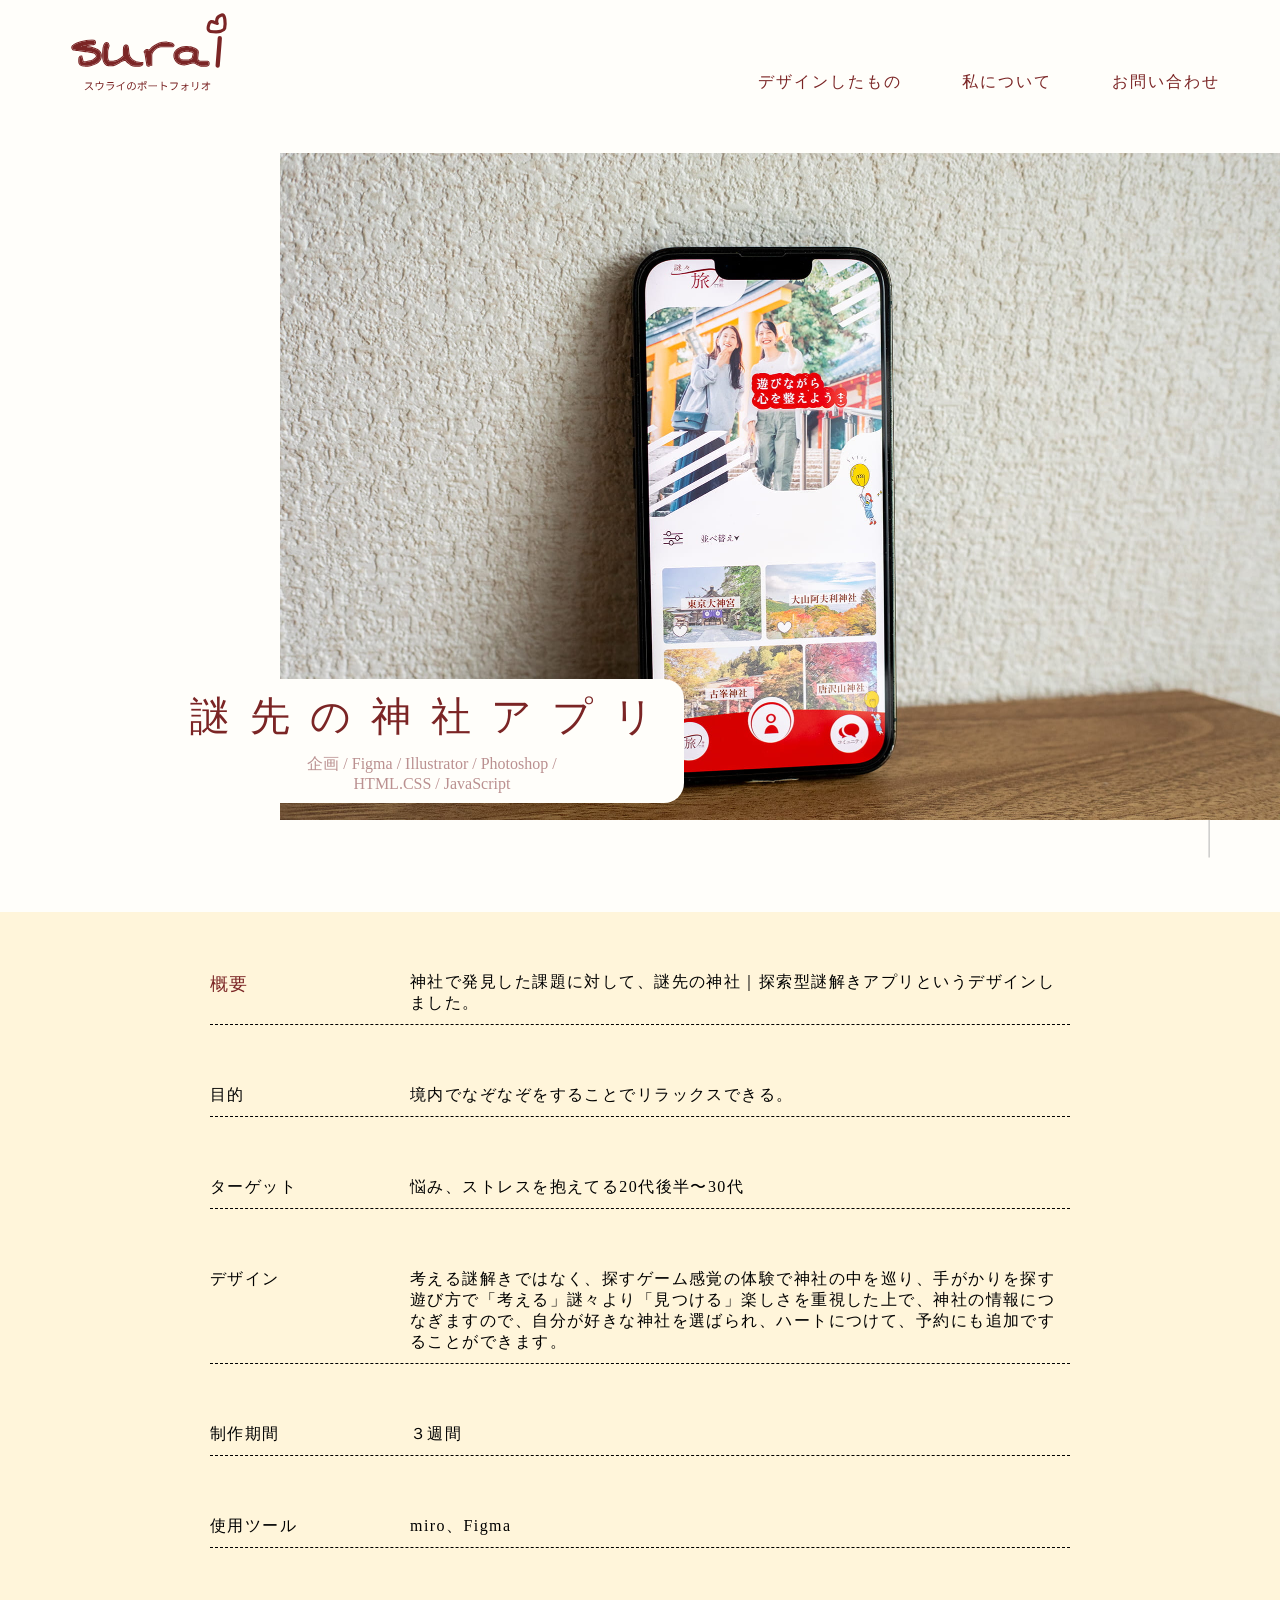
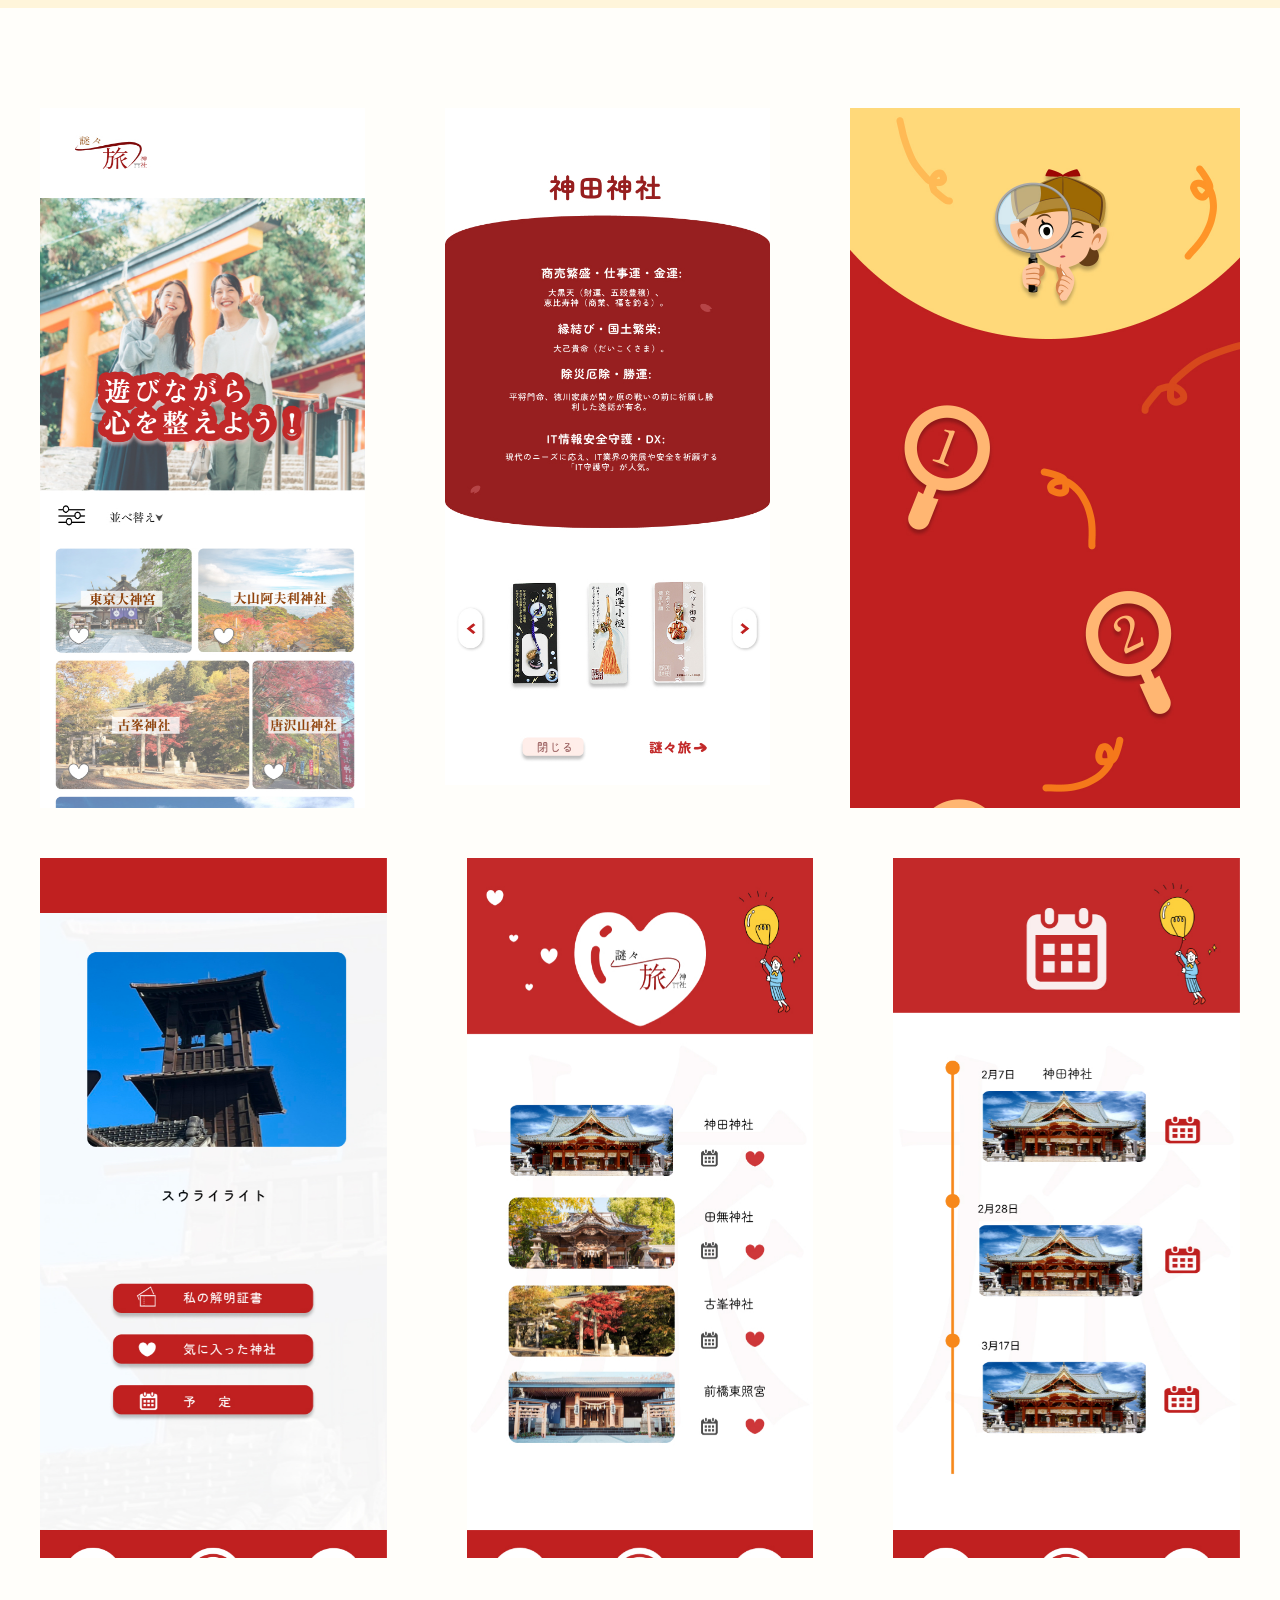
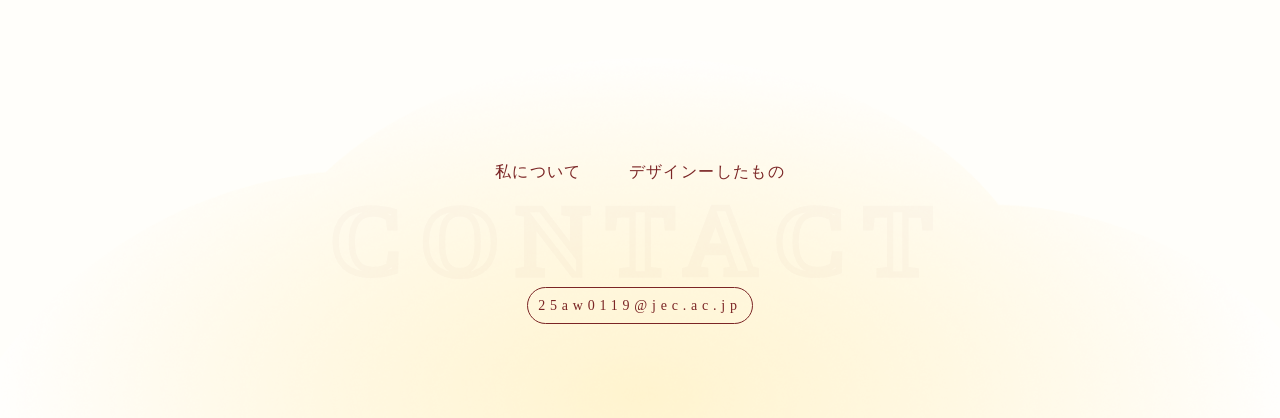
<file: project/shrine.html>
<!doctype html>
<html lang="en">
  <head>
    <meta charset="UTF-8" />
    <meta name="viewport" content="width=device-width, initial-scale=1.0" />
    <title>スウライのポートフォリオ|ホームページ</title>
    <link rel="stylesheet" href="../css/style.css" />
    <script src="../js/script.js" defer></script>
  </head>
  <body>
    <header>
      <nav class="nav-container">
        <div class="logo">
          <a href="../index.html"><img src="../img/logo.svg" alt="スウライのポートフォリオ" /></a>
        </div>
        <div class="navbar">
          <ul class="nav-inner">
            <li><a href="../work.html">デザインしたもの</a></li>
            <li><a href="../about.html">私について</a></li>
            <li class="contact-btn"><a href="">お問い合わせ</a></li>
          </ul>
        </div>
      </nav>
        <div class="top-btn">
        <img src="../img/top.svg" alt="">
      </div>
    </header>

    <main>
      <section class="detail-hero">
        <div class="detail-hero-title">
          <h1>謎先の神社アプリ</h1>
          <p>
            企画 / Figma / Illustrator / Photoshop / <br />
            HTML.CSS / JavaScript
          </p>
        </div>
        <img src="../img/jinjya.jpg" alt="" />
      </section>

      <div class="detail-text-container">
        <div class="detail-text-wrapper">
          <div class="detail-text-item">
            <p class="detail-text-title">概要</p>
            <p class="detail-text">神社で発見した課題に対して、謎先の神社｜探索型謎解きアプリというデザインしました。</p>
          </div>
          <div class="detail-text-item">
            <p>目的</p>
            <p class="detail-text">境内でなぞなぞを​することでリラックスできる。</p>
          </div>
          <div class="detail-text-item">
            <p>ターゲット</p>
            <p class="detail-text">悩み、​ストレスを​抱えてる​20代後半〜30代​</p>
          </div>
          <div class="detail-text-item">
            <p>デザイン</p>
            <p class="detail-text">
              考える謎解きではなく、探すゲーム感覚の体験で神社の中を巡り、手がかりを探す遊び方で「考える」謎々より「見つける」楽しさを重視した上で、神社の情報につなぎますので、自分が好きな神社を選ばられ、ハートにつけて、予約にも追加ですることができます。
            </p>
          </div>
          <div class="detail-text-item">
            <p>制作期間</p>
            <p class="detail-text">３週間</p>
          </div>
          <div class="detail-text-item">
            <p>使用ツール</p>
            <p class="detail-text">miro、Figma</p>
          </div>
        </div>
      </div>

      <section class="demo-container">
        <div class="demo-wrapper">
          <div class="demo-list">
            <div class="phone">
              <div class="screen">
                <img src="../img/jinjya/ホーム.jpg" alt="ホームページ" />
              </div>
            </div>

            <div class="phone">
              <div class="screen">
                <img src="../img/jinjya/紹介ページ.jpg" alt="website" />
              </div>
            </div>
            <div class="phone">
              <div class="screen">
                <img src="../img/jinjya/謎々ページ.jpg" alt="website" />
              </div>
            </div>
          </div>

          <div class="demo-list">
            <div class="phone">
              <div class="screen">
                <img src="../img/jinjya/マイページ.jpg" alt="website" />
              </div>
            </div>

            <div class="phone">
              <div class="screen">
                <img src="../img/jinjya/気に入った.jpg" alt="website" />
              </div>
            </div>

            <div class="phone">
              <div class="screen">
                <img src="../img/jinjya/予定ページ.jpg" alt="website" />
              </div>
            </div>
          </div>
        </div>
      </section>
    </main>

    <footer>
      <section class="footer">
        <div class="footer-nav">
          <ul>
            <li><a href="../about.html">私について</a></li>
            <li><a href="../work.html">デザインーしたもの</a></li>
          </ul>
        </div>
        <div class="social-text">
          <p>CONTACT</p>
        </div>
        <div class="contact">
       
          <address>
            <a href="mailto:25aw0119@jec.ac.jp"> 25aw0119@jec.ac.jp </a>
          </address>
        </div>
      </section>
    </footer>
  </body>
</html>
</file>
<file: css/style.css>
@charset "utf-8";

/* リセット */
* {
  margin: 0;
  padding: 0;
  box-sizing: border-box;
}

body {
  background: #fffefa;
  font-family: -apple-system, BlinkMacSystemFont, "Hiragino Sans", sans-serif;
  font-size: 62.5%;
  color: black;
}
body::-webkit-scrollbar {
  display: none;
}

.logo img {
  width: clamp(120px, 20vw, 200px);
}

.btn {
  display: inline-flex;
  width: 100px;
  height: 100px;
  flex-direction: column;
  justify-content: center;
  align-items: center;
  border: solid 1px #7b2525;
  border-radius: 50%;
  gap: 10px;
  transition: transform 0.4s ease;
  cursor: pointer;
}
.btn a {
  color: #7b2525;
  font-family: "Abhaya Libre";
  font-size: clamp(12px, 2vw, 14px);
  font-weight: 400;
  text-decoration: none;
}
.nav-container {
  max-width: 1200px;
  display: flex;
  justify-content: space-between;
  align-items: end;
  margin: 0 auto;
}
.hamburger {
  display: none;
}
.nav-inner {
  display: flex;
  list-style-type: none;
  gap: 60px;
  padding-left: 20px;
  padding-right: 20px;
}
.nav-inner li {
  font-size: clamp(14px, 2vw, 16px);
  font-weight: 400;
  letter-spacing: 2px;
}
.nav-inner li a {
  text-decoration: none;
  color: #7b2525;
  position: relative;
}
.nav-inner span {
  background: #fff5d1;
  padding: 10px;
  border-radius: 10px;
}
.nav-inner a::after {
  content: "";
  position: absolute;
  left: 0;
  bottom: -2px;
  width: 100%;
  height: 2px;
  background: #a10505;
  transform: scaleX(0);
  transition: transform 0.5s ease-out;
  transform-origin: left;
}
.nav-inner a:hover::after {
  transform: scaleX(1);
}
.top-btn {
  padding: 0 30px;
  position: fixed;
  bottom: 40px;
  right: 40px;
  cursor: pointer;
  box-sizing: border-box;
}

.home-page .hero {
  padding: 100px 0;
  display: flex;
  justify-content: center;
  align-items: center;
  background-image: url(../img/heroguradyu.png);
  background-repeat: no-repeat;
  background-size: 50% 90%;
}
.hero-title {
  writing-mode: vertical-rl; /* 纵书 */
  text-orientation: mixed; /* 英文/符号自然方向 */
}
h1 {
  color: #000;
  font-size: clamp(28px, 5vw, 40px);
  font-weight: 500;
  letter-spacing: 0.5em;
  display: flex;
  flex-direction: column;
}
.accent {
  color: #d90c0f;
  font-family: "RocknRoll One";
  font-size: 48px;
  font-weight: 400;
}

.left {
  margin-top: 6rem;
}
.icon-container {
  min-height: 200px;
  margin-left: auto;
  margin-right: 200px;
  display: flex;
  flex-direction: column;
  align-items: center;
  width: fit-content;
  position: relative;
}

.ring {
  max-width: 100px;
  min-height: 100px;
  animation: rotateRing 4s linear infinite;
  position: absolute;
}
@keyframes rotateRing {
  0% {
    transform: rotate(0deg);
  }
  100% {
    transform: rotate(360deg);
  }
}
.circle {
  position: absolute;
  border-radius: 50%;
  border: 1px solid #000;
}
.bottom {
  top: 60px;
  width: 10px;
  height: 10px;
}
.top {
  top: 90px;
  width: 20px;
  height: 20px;
}

.icon-letter {
  writing-mode: vertical-rl;
  text-orientation: upright; /* 英文/符号自然方向 */
}
.letter {
  color: #000;
  font-family: "Abhaya Libre";
  font-size: clamp(14px, 2vw, 16px);
  font-weight: 400;
  letter-spacing: 1.5px;
  position: relative;
}
.letter::after {
  content: "";
  width: 1px;
  height: 189px;
  position: absolute;
  left: 50%;
  transition: transform 0.4s ease;
  background: linear-gradient(to bottom, transparent, #000, transparent);
  transform-origin: top;
  opacity: 0;
  animation: meteor 2s ease-in-out infinite;
}
@keyframes meteor {
  0% {
    transform: translateX(-50%) scaleY(0);
    opacity: 0;
  }

  20% {
    opacity: 1;
  }

  60% {
    transform: translateX(-50%) scaleY(1);
    opacity: 1;
  }

  100% {
    transform: translateX(-50%) scaleY(1);
    opacity: 0;
  }
}

.lead {
  max-width: 450px;
  margin: 0 auto clamp(20px, 8vw, 100px);
}
.lead-item {
  display: grid;
  gap: 50px;
  justify-items: start;
}
.text {
  color: #000;
  text-align: left;
  font-family: "Abhaya Libre";
  font-size: clamp(14px, 2vw, 16px);
  letter-spacing: 0.15em;
  line-height: 2.8;
}
.red {
  color: #d90c0f;
  font-size: clamp(16px, 2vw, 18px);
  font-weight: 500;
}
.btn-arrow {
  max-width: clamp(30px, 2vw, 45px);
  display: block;
  transform: translateX(0);
  transition: transform 0.4s ease;
}
.btn:hover {
  transform: scale(1.15);
  background-color: rgb(251, 255, 20);
}
.btn:hover .btn-arrow {
  transform: translateX(20px);
}

.section {
  max-width: 1200px;
  padding: 100px 0;
  margin: 0 auto;
}

h2 {
  color: #7b2525;
  font-family: "Abhaya Libre ExtraBold";
  font-size: clamp(24px, 4vw, 32px);
  font-weight: 800;
  letter-spacing: 7.2px;
}
.subtitle {
  color: #6d6d6d;
  font-family: "Abhaya Libre ExtraBold";
  font-size: clamp(14px, 2vw, 14px);
  letter-spacing: 3.2px;
  margin-top: 10px;
}
.title {
  display: flex;
  flex-direction: column;
  align-items: center;
}

/* 标题本体：让标题和“线”在一行里 */
.title-line {
  display: flex;
  align-items: center;
  gap: 10px;
}

/* 默认：线隐藏（透明 + 缩成 0） */
.title-line::after {
  content: "";
  flex: 1; /* 占满标题右侧剩余空间 */
  border-top: 2px solid #8b2b2b;
  opacity: 0;
  transform: scaleX(0);
  transition: transform 1.2s cubic-bezier(0, 0, 1, 1);
}

/* 滚动时加上这个类，让线出现 */
.title-line.is-show::after {
  opacity: 1;
  transform: scaleX(1);
  transform-origin: left;
  margin-left: 10px;
}

.work-item {
  margin: 120px auto 0;
}
.list-item {
  max-width: 1200px;
  margin: 0 auto;
  display: grid;
  justify-items: center;
  gap: 100px;
}
.item {
  display: flex;
  align-items: flex-end;
  justify-content: space-between;
  gap: 50px;
}
.item.reverse {
  flex-direction: row-reverse;
}
.list-image {
  max-width: 500px;
  overflow: hidden;
  border-radius: 30px;
}

.work-image {
  max-width: 100%;
  display: block;
  transition: transform 0.5s;
}
.item:hover .work-image {
  transform: scale(1.1);
}
.list {
  width: 100%;
  max-width: 480px;
  display: grid;
  gap: 10px;
}
.list .tag {
  color: #a23535;
  font-family: "Abhaya Libre";
  font-size: clamp(12px, 1vw, 14px);
  font-weight: 400;
  letter-spacing: 2.8px;
}

h3 {
  color: #000;
  font-family: "Abhaya Libre Medium";
  font-size: clamp(20px, 2vw, 24px);
  font-weight: 500;
  letter-spacing: 4px;
}
.description {
  width: 80%;
  color: #000;
  font-family: "Abhaya Libre";
  font-size: clamp(12px, 2vw, 14px);
  letter-spacing: 1.82px;
}
.tools {
  color: #ba9090;
  font-family: "Abhaya Libre";
  font-size: 12px;
  font-weight: 400;
}

.item-btn {
  width: 100%;
  justify-content: center;
  padding: 10px;
  border-radius: 200px;
  border: 1px solid #2fa1a1;
  display: flex;
  justify-content: center;
  align-items: center;
  gap: 10px;
  position: relative;
  overflow: hidden;
  cursor: pointer;
}
.item-btn::before {
  content: "";
  position: absolute;
  inset: 0;
  background-color: #fff200;
  transform: scaleX(0);
  transform-origin: left;
  transition: transform 0.4s ease;
  z-index: -1;
}
.item-btn:hover::before {
  background-color: #fff200;
  transform: scaleX(1);
}
.item-btn a {
  color: #2fa1a1;
  font-family: "Abhaya Libre";
  font-size: clamp(12px, 2vw, 14px);
  text-decoration: none;
}
.bluebtn {
  max-width: 21px;
  min-height: 20px;
  transition: transform 0.6s ease-out;
}
.item-btn:hover .bluebtn {
  transform: translateX(80px) scaleX(3);
}
.curve-title {
  width: 100%;
  max-width: 1200px;
  display: block;
  margin: 0 auto;
}

.curve-text {
  font-size: 20px;
  letter-spacing: 2px;
  fill: #642222be;
  text-shadow: 3px 3px 3px rgba(173, 173, 173, 0.3);
}
.footer {
  min-height: 40vh;
  background-image: url(../img/footer.png);
  background-repeat: no-repeat;
  background-size: cover;
  display: flex;
  flex-direction: column;
  justify-content: center;
  align-items: center;
  margin: 0 auto;
}
.footer-nav {
  text-align: center;
  font-family: "Abhaya Libre SemiBold";
  text-align: left;
  width: 30%;
}
.footer-nav ul {
  display: flex;
  justify-content: space-evenly;
}
.footer-nav li {
  list-style-type: none;
}
.footer-nav a {
  text-decoration: none;
  color: #7b2525;
  position: relative;
  font-size: clamp(14px, 2vw, 16px);
  font-weight: 400;
  letter-spacing: 1.4px;
}

.footer-nav a::after {
  content: "";
  position: absolute;
  left: 0;
  bottom: -2px;
  width: 100%;
  height: 2px;
  background: #a10505;
  transform: scaleX(0);
  transition: transform 0.5s ease-out;
  transform-origin: left;
}
.footer-nav a:hover::after {
  transform: scaleX(1);
}
.social-text p {
  color: transparent;
  -webkit-text-stroke-width: clamp(2px, 0.5vw, 8px);
  -webkit-text-stroke-color: rgba(123, 37, 37, 0.08);
  font-family: "Abhaya Libre ExtraBold";
  font-size: clamp(40px, 10vw, 100px); /* 🔥 自适应 */
  font-weight: 800;
  letter-spacing: clamp(4px, 2vw, 18px); /* 🔥 自适应 */
  opacity: 0.3;
}
.contact {
  max-width: 1200px;
  margin: 0 auto;
}

.contact a {
  color: #7b2525;
  font-style: none;
  font-family: "Abhaya Libre Medium";
  font-style: normal;
  font-size: clamp(12px, 2vw, 14px);
  font-weight: 400;
  letter-spacing: 4.8px;
  text-decoration: none;
  position: relative;
  border: 1px solid #7b2525;
  border-radius: 200px;
  padding: clamp(5px, 2vw, 10px);
  transition: background-color 0.4s ease;
  transform-origin: left;
}

.contact a:hover {
  background-color: #fff200;
}

/* aboutページ */
.about-page .hero {
  max-width: 1000px;
  background-image: url(../img/tagu.png);
  background-repeat: no-repeat;
  background-position: right -20%;
  background-size: 50%;
  margin-top: clamp(30px, 5vw, 100px);
}
.hero img {
  max-width: 100%;
}
.profile-container {
  margin-left: auto;
  max-width: 1200px;
  background: #fff6d8;
  box-shadow: 0 4px 4px 0 rgba(0, 0, 0, 0.25);
}

.profile-title {
  color: #9a5226;
  text-align: center;
  font-family: "Allura", cursive;
  font-size: clamp(40px, 5vw, 60px);
}
.name {
  text-align: center;
  color: #000;
  font-family: "Abhaya Libre Medium";
  font-size: clamp(16px, 2vw, 20px);
  font-weight: 400;
  letter-spacing: 14.08px;
  margin-top: 20px;
}
.subname {
  color: #000;
  font-family: "Abhaya Libre";
  font-size: clamp(14px, 2vw, 16px);
  font-weight: 400;
  letter-spacing: 2.88px;
}
.profile-wrapper {
  margin: 20px auto 0;
}
.profile-content {
  display: flex;
  max-width: 800px;
  padding: 30px;
  margin: 0 auto;
  flex-direction: column;
  align-items: flex-start;
  justify-content: center;
  gap: 30px;
}
.profile-item {
  color: #000;
  font-family: "Abhaya Libre";
  font-size: clamp(14px, 2vw, 16px);
  font-weight: 400;
  letter-spacing: 0.8px;
  display: grid;
  grid-template-columns: 120px 1fr; /* 左边年份固定宽度 */
  align-items: start;
  margin-bottom: 20px;
}

.year {
  color: #7b2525;
  font-weight: 500;
}
.about-page .section {
  position: relative;
  padding: 100px 0;
  max-width: 1200px;
}
.about-page .section::after {
  content: "";
  width: 1px;
  height: 150px;
  position: absolute;
  left: 50%;
  transition: transform 0.4s ease;
  background: linear-gradient(to bottom, transparent, #a10505, transparent);
  transform-origin: top;
  opacity: 0;
  animation: meteor 2s ease-in-out infinite;
}
@keyframes meteor {
  0% {
    transform: translateX(-50%) scaleY(0);
    opacity: 0;
  }

  20% {
    opacity: 1;
  }

  60% {
    transform: translateX(-50%) scaleY(1);
    opacity: 1;
  }

  100% {
    transform: translateX(-50%) scaleY(1);
    opacity: 0;
  }
}

.strong-container {
  max-width: 800px;
  margin: 0 auto;
}

.strong {
  width: 100%;
  display: flex;
  flex-direction: column;
  align-items: center;
  gap: 80px;
  padding: 10em 0 5em;
}
.strong-item {
  display: flex;
  align-items: center;
  color: #000;
  font-family: "Abhaya Libre";
  font-size: clamp(14px, 2vw, 16px);
  letter-spacing: 1.6px;
  border-bottom: 1px dashed #da773a;
  padding-bottom: 30px;
}
.strong-title {
  flex: 0.5;
  color: #a10505;
  font-family: "Abhaya Libre Medium";
  font-size: clamp(16px, 2vw, 18px);
  font-weight: 400;
}
.strong-item p {
  flex: 0.5;
}
.skill-container {
  background: #fff6ee;
  padding: 60px 0;
  box-sizing: border-box;
}
.skill-title {
  color: #a10505;
  font-family: "Abhaya Libre ExtraBold";
  font-size: clamp(20px, 2vw, 24px);
  font-weight: 800;
  letter-spacing: 2px;
  border: 1px dashed #626262;
  border-color: #a10505;
  border-radius: 50%;
  width: 100px;
  height: 100px;
  margin: 0 auto;
  display: flex;
  justify-content: center;
  align-items: center;
}

.skill-wrapper {
  max-width: 1200px;
  display: grid;
  grid-template-columns: 1fr 1fr;
  margin: 80px auto 0;
  gap: 100px;
}
.skill-content {
  max-width: 400px;
  display: flex;
  flex-direction: column;
  gap: 80px;
  position: relative;
}
.skill-content::before {
  content: "";
  position: absolute;
  width: 1px;
  height: 300px;
  left: -15px;
  transform: translateY(10px);
  background: #985151;
  border-radius: 10px;
}
.skill-content:nth-child(2) {
  margin-top: 180px;
}
.skill-item {
  color: #000000;
  font-family: "Abhaya Libre";
  font-size: clamp(14px, 2vw, 16px);
  font-weight: 400;
}
h4 {
  color: #7b2525;
  font-family: "Abhaya Libre ExtraBold";
  font-size: clamp(18px, 2vw, 20px);
  font-weight: 500;
  letter-spacing: 4.8px;
}

/* works page */
.works-page .section {
  padding: 0;
  max-width: 1200px;
  margin: 0 auto;
}
.works-page .work-item {
  display: flex;
  flex-direction: column;
  gap: 60px;
}
.works-page .list-item {
  display: flex;
  width: 100%;
  max-width: 1200px;
  justify-content: center;
  gap: 60px;
}
.works-page .item {
  display: flex;
  flex-direction: column;
  align-items: flex-start;
  gap: 30px;
  padding: 0;
}

/* detail page */
.detail-hero {
  padding: 60px 0;
  max-width: 1000px;
  position: relative;
  margin-bottom: 30px;
  margin-left: auto;
}
.detail-hero img {
  max-width: 100%;
}
.detail-hero-title {
  position: absolute;
  text-align: center;
  display: grid;
  gap: 10px;
  left: -10%;
  bottom: 10%;
  background-color: #fffefa;
  border-radius: 20px;
  padding: 10px;
}
.detail-hero-title h1 {
  color: #7b2525;
  font-family: "Abhaya Libre Medium";
}
.detail-hero-title p {
  color: #ba9090;
  font-family: "Abhaya Libre";
  font-size: clamp(14px, 2vw, 16px);
}
.detail-text-container {
  max-width: 100%;
  padding: 60px 0;
  box-sizing: border-box;
  margin: 0 auto;
  background-color: #fff5da;
}
.detail-text-wrapper {
  max-width: 900px;
  margin: 0 auto;
  display: grid;
  gap: 60px;
  padding: 0 20px;
  box-sizing: border-box;
}

.detail-text-item {
  color: #000;
  font-family: "Abhaya Libre";
  font-size: clamp(14px, 2vw, 16px);
  font-weight: 400;
  letter-spacing: 1.44px;
  display: grid;
  grid-template-columns: 200px 1fr;
  align-items: start;
  border-bottom: 1px dashed #000;
  padding-bottom: 10px;
}

.detail-text-title {
  color: #7b2525;
  font-weight: 500px;
  font-size: clamp(16px, 2vw, 18px);
}
.demo-container {
  padding: 100px 0;
}
.demo-wrapper {
  max-width: 1200px;
  margin: 0 auto;
  display: grid;
  gap: 50px;
}
.demo-list {
  display: flex;
  gap: 80px;
  justify-content: center;
}

.phone {
  max-width: 390px;
  height: 700px;
}

.screen {
  width: 100%;
  height: 100%;
  overflow-y: auto;
}

.screen img {
  max-width: 100%;
  display: block;
}

.site {
  display: grid;
  grid-template-columns: 0.5fr 0.5fr 0.5fr;
  gap: 20px;
}
.site img {
  width: 100%;
  border: 1px solid #7b2525;
}

@media (min-width: 768px) and (max-width: 1023px) {
  .detail-hero {
    flex-direction: column;
  }
  .detail-hero-title {
    position: static;
  }
}
@media (max-width: 768px) {
  body {
    width: 90%;
    margin: 0 auto;
    box-sizing: border-box;
  }
  .btn {
    width: 80px;
    height: 80px;
  }
  .hamburger {
    display: block;
    width: 30px;
    cursor: pointer;
  }

  .hamburger span {
    display: block;
    width: 100%;
    height: 2px;
    background: #7b2525;
    margin: 6px 0;
    transition: 0.3s;
  }
  .hamburger.active span:nth-child(1) {
    transform: rotate(45deg) translate(5px, 5px);
  }

  .hamburger.active span:nth-child(2) {
    opacity: 0;
  }

  .hamburger.active span:nth-child(3) {
    transform: rotate(-45deg) translate(6px, -6px);
  }

  .nav-inner {
    width: 60%;
    height: 50%;
    right: 5px;
    position: absolute;
    padding: 40px 0;
    border-radius: 10px;
    display: flex;
    flex-direction: column;
    align-items: center;
    gap: 20px;
    opacity: 0;
    transform: translateY(-10px);
    pointer-events: none;
    transition: 0.3s;
    background: #fffae4;
  }
  .nav-inner a {
    border-bottom: 1px solid #c29d9d;
    padding: 5px;
  }

  .nav-inner.active {
    opacity: 1;
    transform: translateY(0);
    pointer-events: auto;
  }

  .top-btn {
    display: none;
  }
  .icon-container {
    margin: 50px auto 50px;
    height: 100px;
  }

  .letter::after {
    height: 100px;
  }

  .lead-item {
    justify-items: center;
  }
  .text {
    color: #000;
    text-align: center;
  }
  .section {
    margin: 0 auto;
  }
  .work-item {
    margin-top: 80px;
    gap: 50px;
  }
  .item {
    flex-direction: column;
    gap: 30px;
    align-items: first baseline;
  }
  .item.reverse {
    flex-direction: column;
  }

  /* works-page */
  .works-page .list-item {
    flex-direction: column;
    align-items: center;
  }

  /* about page */
  .skill-wrapper {
    grid-template-columns: 1fr;
    justify-items: center;
    width: 90%;
  }
  .skill-item {
    border-bottom: 1px dashed #7b2525;
  }
  .skill-content::before {
    display: none;
  }
  .skill-content:nth-child(2) {
    margin-top: 0;
  }

  .demo-list {
    flex-direction: column;
    align-items: center;
  }
  .detail-text-item {
    grid-template-columns: 1fr;
    text-align: center;
    gap: 10px;
    border-bottom: 1px dashed #000;
  }
  .detail-hero {
    flex-direction: column;
  }
  .detail-hero-title {
    position: static;
  }
  .site {
    grid-template-columns: 1fr;
  }
  .footer {
    min-height: 20vh; /* 🔥 降低高度 */
    background-size: contain; /* 🔥 不裁切 */
    background-position: center; /* 🔥 居中 */
  }
  .footer-nav {
    width: 80%;
  }
  .footer-nav ul {
    flex-direction: column;
    gap: 10px;
    align-items: center;
  }
}
</file>
